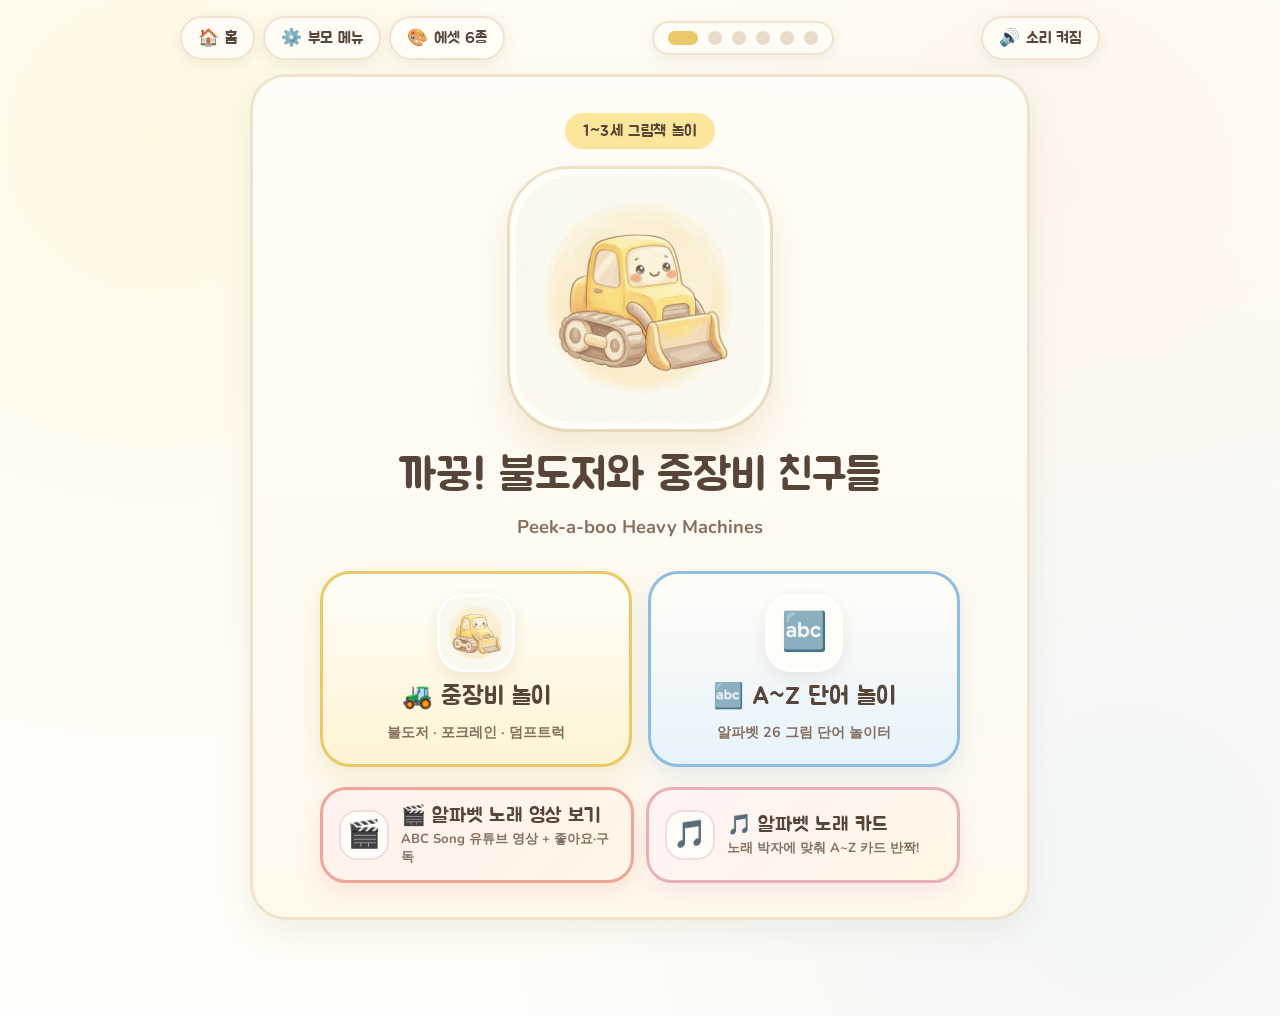
<file: index.html>
<!DOCTYPE html>
<html lang="ko">
<head>
  <meta charset="UTF-8" />
  <meta name="viewport" content="width=device-width, initial-scale=1.0, maximum-scale=1.0, user-scalable=no" />
  <title>까꿍! 불도저와 중장비 친구들</title>
  <link rel="icon" type="image/png" href="assets/ic_bulldozer_logo.png" />
  <link rel="preconnect" href="https://fonts.googleapis.com" />
  <link rel="preconnect" href="https://fonts.gstatic.com" crossorigin />
  <link href="https://fonts.googleapis.com/css2?family=Gaegu:wght@700&family=Jua&family=Nunito:wght@700;800&display=swap" rel="stylesheet" />
  <link rel="stylesheet" href="styles.css" />
</head>
<body>
  <div class="app-shell" id="appShell">
    <!-- Top minimal bar (calm, unobtrusive for toddlers) -->
    <header class="top-bar">
      <div class="top-bar-group">
        <button class="pill-btn pill-btn--soft" id="homeBtn" type="button" aria-label="홈으로 가기" hidden>
          <span class="pill-icon" aria-hidden="true">🏠</span>
          <span class="pill-label">홈</span>
        </button>
        <button class="pill-btn pill-btn--soft" id="parentMenuBtn" type="button" aria-label="부모 설정 열기">
          <span class="pill-icon" aria-hidden="true">⚙️</span>
          <span class="pill-label">부모 메뉴</span>
        </button>
        <button class="pill-btn pill-btn--soft" id="assetGalleryBtn" type="button" aria-label="일러스트 에셋 보기">
          <span class="pill-icon" aria-hidden="true">🎨</span>
          <span class="pill-label">에셋 6종</span>
        </button>
      </div>

      <div class="progress-dots" id="progressDots" role="tablist" aria-label="동화책 페이지"></div>

      <button class="pill-btn pill-btn--soft" id="soundToggleBtn" type="button" aria-label="소리 켜기/끄기" aria-pressed="true">
        <span class="pill-icon" id="soundIcon" aria-hidden="true">🔊</span>
        <span class="pill-label" id="soundLabel">소리 켜짐</span>
      </button>
    </header>

    <!-- Main Picture Book Stage -->
    <main class="book-stage" id="bookStage" aria-live="polite"></main>

    <!-- Bottom Giant Toddler-Friendly Navigation -->
    <footer class="bottom-nav" id="bottomNav">
      <button class="nav-btn nav-btn--prev" id="prevBtn" type="button" aria-label="이전 화면">
        <span aria-hidden="true">←</span>
        <span class="nav-btn-text">이전</span>
      </button>

      <button class="nav-btn nav-btn--peek" id="peekToggleBtn" type="button" hidden>
        <span aria-hidden="true">🚪</span>
        <span>까꿍! 다시 숨기</span>
      </button>

      <button class="nav-btn nav-btn--next" id="nextBtn" type="button" aria-label="다음 화면">
        <span class="nav-btn-text" id="nextBtnText">다음</span>
        <span aria-hidden="true">→</span>
      </button>
    </footer>

    <!-- Floating gentle particle layer -->
    <div class="sparkle-layer" id="sparkleLayer" aria-hidden="true"></div>
  </div>

  <!-- Parent Settings Modal (Slow/Normal Voice Speed + Gemini Audio Engine Status) -->
  <div class="modal-backdrop" id="parentModal" hidden>
    <div class="modal-card modal-card--compact" role="dialog" aria-modal="true" aria-labelledby="parentModalTitle">
      <div class="modal-header">
        <div>
          <h2 id="parentModalTitle">부모님 설정 (오디오 &amp; 속도)</h2>
          <p class="modal-subtitle">제미나이(Gemini) 음성 파일 우선 재생 · 미생성 시 원어민 TTS 자동 폴백</p>
        </div>
        <button class="modal-close-btn" id="closeParentModalBtn" type="button" aria-label="닫기">✕</button>
      </div>

      <div class="parent-section">
        <div class="parent-section-label">영어 음성 속도 (playbackRate)</div>
        <div class="speed-toggle-group" role="radiogroup" aria-label="음성 재생 속도">
          <button class="speed-btn" id="speedSlowBtn" type="button" data-speed="slow" role="radio" aria-checked="false">
            <span class="speed-emoji" aria-hidden="true">🐢</span>
            <span>천천히 (Slow · 0.85×)</span>
          </button>
          <button class="speed-btn" id="speedNormalBtn" type="button" data-speed="normal" role="radio" aria-checked="true">
            <span class="speed-emoji" aria-hidden="true">🐇</span>
            <span>보통 (Normal · 1.0×)</span>
          </button>
        </div>
      </div>

      <div class="parent-section">
        <div class="parent-section-label">하이브리드 오디오 엔진 상태</div>
        <div class="audio-status-box" id="audioStatusBox">
          확인 중...
        </div>
      </div>
    </div>
  </div>

  <!-- Asset Gallery Modal -->
  <div class="modal-backdrop" id="assetModal" hidden>
    <div class="modal-card" role="dialog" aria-modal="true" aria-labelledby="assetModalTitle">
      <div class="modal-header">
        <div>
          <h2 id="assetModalTitle">동화책 전용 일러스트 에셋 (6종)</h2>
          <p class="modal-subtitle">따뜻한 미색(#FFFDF7) 파스텔 수채화 · 글자 0% · 고정 파일명</p>
        </div>
        <button class="modal-close-btn" id="closeAssetModalBtn" type="button" aria-label="닫기">✕</button>
      </div>
      <div class="asset-grid" id="assetGrid"></div>
    </div>
  </div>

  <script src="az_data.js"></script>
  <script src="app.js"></script>
</body>
</html>
</file>
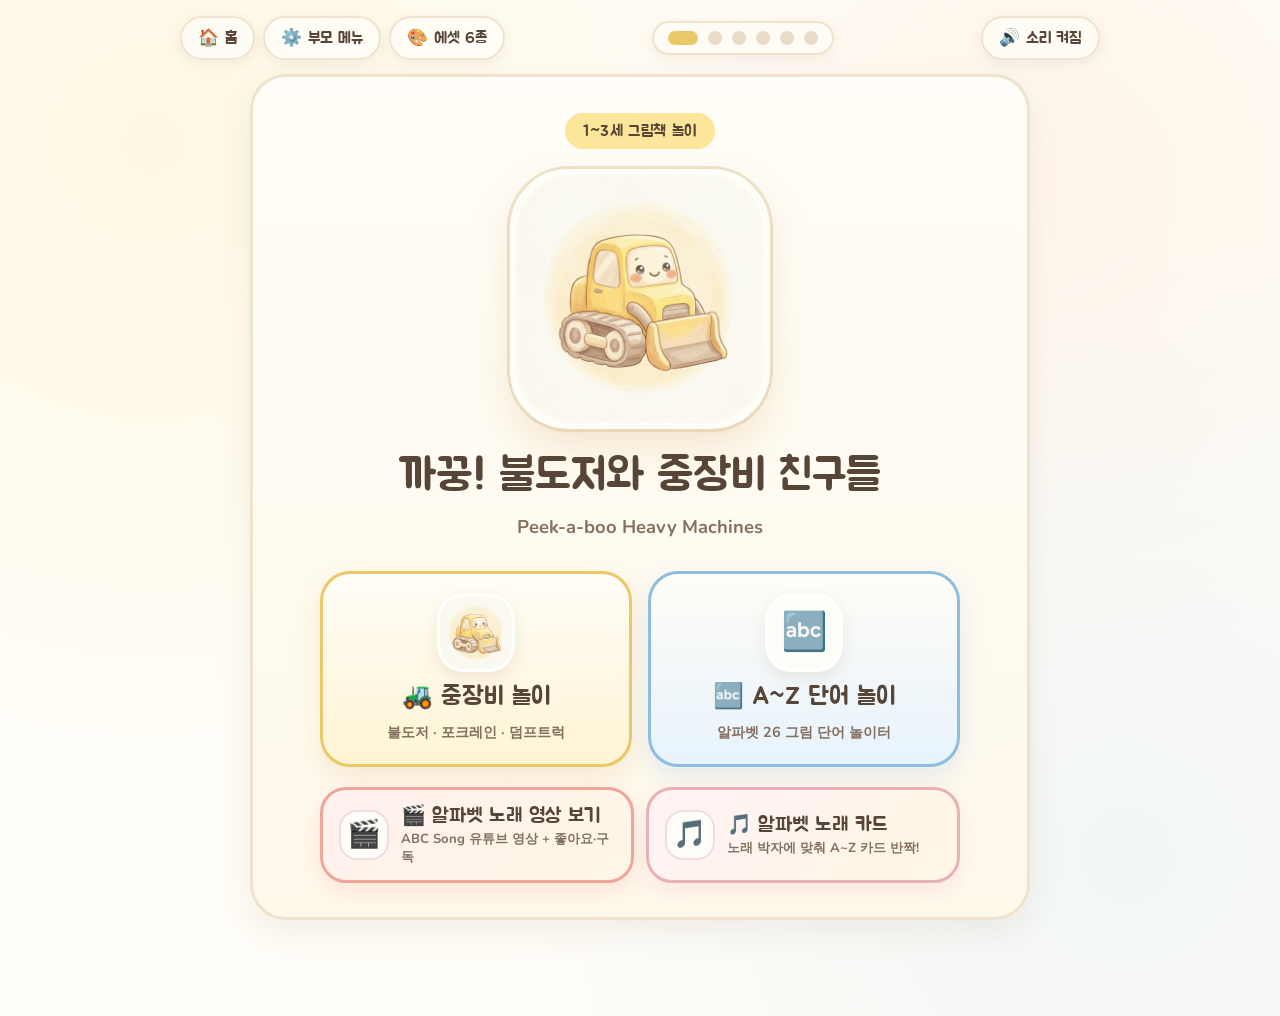
<file: deploy/index.html>
<!DOCTYPE html>
<html lang="ko">
<head>
  <meta charset="UTF-8" />
  <meta name="viewport" content="width=device-width, initial-scale=1.0, maximum-scale=1.0, user-scalable=no" />
  <title>까꿍! 불도저와 중장비 친구들</title>
  <meta name="description" content="1~3세 영아를 위한 따뜻한 수채화 동화책 앱 — 까꿍! 불도저와 중장비 친구들" />
  <meta property="og:title" content="까꿍! 불도저와 중장비 친구들" />
  <meta property="og:description" content="1~3세 비주얼 러너 중장비 그림책 앱" />
  <meta property="og:image" content="images/img_bulldozer_hero.jpg" />
  <meta name="theme-color" content="#FFFDF7" />
  <link rel="icon" type="image/png" href="images/favicon.png" />
  <link rel="apple-touch-icon" href="images/apple-touch-icon.png" />
  <link rel="preconnect" href="https://fonts.googleapis.com" />
  <link rel="preconnect" href="https://fonts.gstatic.com" crossorigin />
  <link href="https://fonts.googleapis.com/css2?family=Gaegu:wght@700&family=Jua&family=Nunito:wght@700;800&display=swap" rel="stylesheet" />
  <link rel="stylesheet" href="styles.css" />
</head>
<body>
  <div class="app-shell" id="appShell">
    <header class="top-bar">
      <div class="top-bar-group">
        <button class="pill-btn pill-btn--soft" id="homeBtn" type="button" aria-label="홈으로 가기" hidden>
          <span class="pill-icon" aria-hidden="true">🏠</span>
          <span class="pill-label">홈</span>
        </button>
        <button class="pill-btn pill-btn--soft" id="parentMenuBtn" type="button" aria-label="부모 설정 열기">
          <span class="pill-icon" aria-hidden="true">⚙️</span>
          <span class="pill-label">부모 메뉴</span>
        </button>
        <button class="pill-btn pill-btn--soft" id="assetGalleryBtn" type="button" aria-label="일러스트 에셋 보기">
          <span class="pill-icon" aria-hidden="true">🎨</span>
          <span class="pill-label">에셋 6종</span>
        </button>
      </div>

      <div class="progress-dots" id="progressDots" role="tablist" aria-label="동화책 페이지"></div>

      <button class="pill-btn pill-btn--soft" id="soundToggleBtn" type="button" aria-label="소리 켜기/끄기" aria-pressed="true">
        <span class="pill-icon" id="soundIcon" aria-hidden="true">🔊</span>
        <span class="pill-label" id="soundLabel">소리 켜짐</span>
      </button>
    </header>

    <main class="book-stage" id="bookStage" aria-live="polite"></main>

    <footer class="bottom-nav" id="bottomNav">
      <button class="nav-btn nav-btn--prev" id="prevBtn" type="button" aria-label="이전 화면">
        <span aria-hidden="true">←</span>
        <span class="nav-btn-text">이전</span>
      </button>

      <button class="nav-btn nav-btn--peek" id="peekToggleBtn" type="button" hidden>
        <span aria-hidden="true">🚪</span>
        <span>까꿍! 다시 숨기</span>
      </button>

      <button class="nav-btn nav-btn--next" id="nextBtn" type="button" aria-label="다음 화면">
        <span class="nav-btn-text" id="nextBtnText">다음</span>
        <span aria-hidden="true">→</span>
      </button>
    </footer>

    <div class="sparkle-layer" id="sparkleLayer" aria-hidden="true"></div>
  </div>

  <!-- Parent Settings Modal (Slow/Normal Voice Speed + Gemini Audio Engine Status) -->
  <div class="modal-backdrop" id="parentModal" hidden>
    <div class="modal-card modal-card--compact" role="dialog" aria-modal="true" aria-labelledby="parentModalTitle">
      <div class="modal-header">
        <div>
          <h2 id="parentModalTitle">부모님 설정 (오디오 &amp; 속도)</h2>
          <p class="modal-subtitle">제미나이(Gemini) 음성 파일 우선 재생 · 미생성 시 원어민 TTS 자동 폴백</p>
        </div>
        <button class="modal-close-btn" id="closeParentModalBtn" type="button" aria-label="닫기">✕</button>
      </div>

      <div class="parent-section">
        <div class="parent-section-label">영어 음성 속도 (playbackRate)</div>
        <div class="speed-toggle-group" role="radiogroup" aria-label="음성 재생 속도">
          <button class="speed-btn" id="speedSlowBtn" type="button" data-speed="slow" role="radio" aria-checked="false">
            <span class="speed-emoji" aria-hidden="true">🐢</span>
            <span>천천히 (Slow · 0.85×)</span>
          </button>
          <button class="speed-btn" id="speedNormalBtn" type="button" data-speed="normal" role="radio" aria-checked="true">
            <span class="speed-emoji" aria-hidden="true">🐇</span>
            <span>보통 (Normal · 1.0×)</span>
          </button>
        </div>
      </div>

      <div class="parent-section">
        <div class="parent-section-label">하이브리드 오디오 엔진 상태</div>
        <div class="audio-status-box" id="audioStatusBox">
          확인 중...
        </div>
      </div>
    </div>
  </div>

  <div class="modal-backdrop" id="assetModal" hidden>
    <div class="modal-card" role="dialog" aria-modal="true" aria-labelledby="assetModalTitle">
      <div class="modal-header">
        <div>
          <h2 id="assetModalTitle">동화책 전용 일러스트 에셋 (6종)</h2>
          <p class="modal-subtitle">따뜻한 미색(#FFFDF7) 파스텔 수채화 · 글자 0% · 고정 파일명</p>
        </div>
        <button class="modal-close-btn" id="closeAssetModalBtn" type="button" aria-label="닫기">✕</button>
      </div>
      <div class="asset-grid" id="assetGrid"></div>
    </div>
  </div>

  <script src="az_data.js"></script>
  <script src="app.js"></script>
</body>
</html>
</file>
<file: styles.css>
:root {
  --bg-cream: #FFFDF7;
  --bg-warm-card: #FFF9EC;
  --bg-soft-paper: #FDF6E7;
  --ink-cocoa: #574537;
  --ink-soft: #857060;
  --border-warm: #EFE3CE;

  --pastel-yellow: #FCE69C;
  --pastel-yellow-deep: #EBC968;
  --pastel-orange: #FAD0B0;
  --pastel-orange-deep: #EBA97B;
  --pastel-blue: #C4DFF2;
  --pastel-blue-deep: #8FBDE0;
  --pastel-lavender: #DDD5EE;
  --pastel-peach: #F9D8C9;
  --pastel-sage: #D4E6CE;

  --shadow-soft: 0 12px 32px rgba(138, 110, 76, 0.10);
  --shadow-pill: 0 4px 14px rgba(138, 110, 76, 0.10);
  --radius-book: 36px;
  --radius-pill: 999px;
}

*,
*::before,
*::after {
  box-sizing: border-box;
  -webkit-tap-highlight-color: transparent;
}

html,
body {
  margin: 0;
  padding: 0;
  min-height: 100%;
  background-color: var(--bg-cream);
  color: var(--ink-cocoa);
  font-family: 'Jua', 'Nunito', 'Apple SD Gothic Neo', 'Malgun Gothic', sans-serif;
  user-select: none;
  -webkit-user-select: none;
  overflow-x: hidden;
}

body {
  background-image:
    radial-gradient(circle at 12% 14%, rgba(252, 230, 156, 0.22) 0%, transparent 42%),
    radial-gradient(circle at 88% 84%, rgba(196, 223, 242, 0.22) 0%, transparent 44%),
    radial-gradient(circle at 82% 18%, rgba(250, 208, 176, 0.18) 0%, transparent 36%);
  transition: background-color 0.8s ease;
}

body.theme-sleepy {
  background-color: #FAF3EB;
  background-image:
    radial-gradient(circle at 20% 18%, rgba(249, 216, 201, 0.34) 0%, transparent 48%),
    radial-gradient(circle at 80% 80%, rgba(221, 213, 238, 0.35) 0%, transparent 50%);
}

.app-shell {
  position: relative;
  min-height: 100dvh;
  max-width: 960px;
  margin: 0 auto;
  padding: 16px 20px 24px;
  display: flex;
  flex-direction: column;
  justify-content: space-between;
  gap: 14px;
}

/* Top Bar */
.top-bar {
  display: flex;
  align-items: center;
  justify-content: space-between;
  gap: 10px;
  z-index: 5;
}

.top-bar-group {
  display: inline-flex;
  align-items: center;
  gap: 8px;
}

.pill-btn {
  display: inline-flex;
  align-items: center;
  gap: 6px;
  padding: 10px 16px;
  border-radius: var(--radius-pill);
  border: 2px solid var(--border-warm);
  background: rgba(255, 253, 247, 0.92);
  color: var(--ink-cocoa);
  font-family: inherit;
  font-size: 0.98rem;
  cursor: pointer;
  box-shadow: var(--shadow-pill);
  transition: transform 0.2s cubic-bezier(0.34, 1.56, 0.64, 1), background-color 0.2s ease;
}

.pill-btn:hover {
  background: var(--bg-warm-card);
  transform: translateY(-1px);
}

.pill-btn:active {
  transform: scale(0.95);
}

.pill-icon {
  font-size: 1.05rem;
  line-height: 1;
}

.progress-dots {
  display: flex;
  align-items: center;
  gap: 10px;
  padding: 8px 14px;
  background: rgba(255, 253, 247, 0.85);
  border: 2px solid var(--border-warm);
  border-radius: var(--radius-pill);
  box-shadow: var(--shadow-pill);
}

.dot-btn {
  width: 14px;
  height: 14px;
  padding: 0;
  border: none;
  border-radius: 50%;
  background: #E8DBC8;
  cursor: pointer;
  transition: transform 0.25s cubic-bezier(0.34, 1.56, 0.64, 1), background-color 0.25s ease, width 0.25s ease;
}

.dot-btn.is-active {
  width: 30px;
  border-radius: var(--radius-pill);
  background: var(--pastel-yellow-deep);
}

.dot-btn[data-accent="orange"].is-active {
  background: var(--pastel-orange-deep);
}

.dot-btn[data-accent="blue"].is-active {
  background: var(--pastel-blue-deep);
}

.dot-btn[data-accent="sleepy"].is-active {
  background: #BCAED8;
}

/* Main Storybook Stage */
.book-stage {
  flex: 1;
  display: flex;
  flex-direction: column;
  align-items: center;
  justify-content: center;
  position: relative;
}

.story-card {
  width: 100%;
  max-width: 780px;
  background: var(--bg-cream);
  border: 3px solid var(--border-warm);
  border-radius: var(--radius-book);
  padding: 22px 22px 26px;
  box-shadow: var(--shadow-soft);
  display: flex;
  flex-direction: column;
  align-items: center;
  gap: 18px;
  animation: pageFadeIn 0.45s cubic-bezier(0.22, 1, 0.36, 1);
}

@keyframes pageFadeIn {
  from {
    opacity: 0;
    transform: translateY(14px) scale(0.985);
  }
  to {
    opacity: 1;
    transform: translateY(0) scale(1);
  }
}

/* Cover Layout */
.cover-card {
  padding: 36px 28px 34px;
  text-align: center;
  gap: 20px;
  background: linear-gradient(180deg, #FFFDF7 0%, #FFF9EC 100%);
}

.cover-badge {
  display: inline-flex;
  align-items: center;
  gap: 8px;
  padding: 8px 18px;
  border-radius: var(--radius-pill);
  background: var(--pastel-yellow);
  color: var(--ink-cocoa);
  font-size: 1rem;
  letter-spacing: 0.02em;
}

.cover-icon-btn {
  border: none;
  background: transparent;
  padding: 0;
  cursor: pointer;
  border-radius: 52px;
  transition: transform 0.25s cubic-bezier(0.34, 1.56, 0.64, 1);
}

.cover-icon-btn:active {
  transform: scale(0.94);
}

.cover-icon-frame {
  width: min(260px, 62vw);
  aspect-ratio: 1 / 1;
  border-radius: 22.5%;
  overflow: hidden;
  border: 6px solid #FFFDF7;
  box-shadow: 0 18px 38px rgba(209, 173, 102, 0.25), 0 0 0 3px var(--border-warm);
  background: var(--bg-cream);
  animation: gentleFloat 3.6s ease-in-out infinite;
}

.cover-icon-frame img {
  width: 100%;
  height: 100%;
  object-fit: cover;
  display: block;
}

@keyframes gentleFloat {
  0%, 100% {
    transform: translateY(0px) rotate(0deg);
  }
  50% {
    transform: translateY(-7px) rotate(0.8deg);
  }
}

.cover-title {
  margin: 0;
  font-size: clamp(1.9rem, 5vw, 2.75rem);
  line-height: 1.25;
  color: var(--ink-cocoa);
  font-weight: 400;
}

.cover-subtitle {
  margin: -10px 0 4px;
  font-family: 'Nunito', sans-serif;
  font-size: clamp(0.95rem, 2.5vw, 1.15rem);
  font-weight: 700;
  color: var(--ink-soft);
}

.big-start-btn {
  margin-top: 6px;
  display: inline-flex;
  align-items: center;
  justify-content: center;
  gap: 12px;
  min-width: 240px;
  padding: 18px 36px;
  border-radius: var(--radius-pill);
  border: 3px solid var(--pastel-yellow-deep);
  background: var(--pastel-yellow);
  color: var(--ink-cocoa);
  font-family: inherit;
  font-size: 1.45rem;
  cursor: pointer;
  box-shadow: 0 10px 24px rgba(235, 201, 104, 0.35);
  transition: transform 0.2s cubic-bezier(0.34, 1.56, 0.64, 1), box-shadow 0.2s ease;
}

.big-start-btn:hover {
  transform: translateY(-2px) scale(1.02);
}

.big-start-btn:active {
  transform: scale(0.95);
}

/* Illustration Frame (Hero & Peek-a-boo scenes) */
.picture-frame {
  position: relative;
  width: 100%;
  aspect-ratio: 4 / 3;
  max-height: 58dvh;
  border-radius: 28px;
  overflow: hidden;
  background: var(--bg-cream);
  border: 2px solid #F3E9D8;
  cursor: pointer;
  touch-action: manipulation;
  box-shadow: inset 0 0 0 1px rgba(255, 255, 255, 0.8);
  transition: transform 0.08s ease-out;
}

.picture-frame:active {
  transform: scale(0.95);
}

.picture-img {
  width: 100%;
  height: 100%;
  object-fit: contain;
  background: var(--bg-cream);
  display: block;
  transition: transform 0.25s cubic-bezier(0.34, 1.56, 0.64, 1);
  will-change: transform, filter;
  pointer-events: none;
}

.picture-img.cover-fit {
  object-fit: cover;
}

/* Instant Touch Ripple */
.tap-ripple {
  position: absolute;
  width: 84px;
  height: 84px;
  border-radius: 50%;
  background: radial-gradient(circle, rgba(252, 230, 156, 0.65) 0%, rgba(252, 230, 156, 0) 70%);
  border: 3px solid rgba(255, 244, 200, 0.85);
  transform: translate(-50%, -50%) scale(0.2);
  pointer-events: none;
  z-index: 6;
  animation: tapRippleBurst 0.45s cubic-bezier(0.22, 1, 0.36, 1) forwards;
}

@keyframes tapRippleBurst {
  0% { opacity: 0.95; transform: translate(-50%, -50%) scale(0.25); }
  100% { opacity: 0; transform: translate(-50%, -50%) scale(2.15); }
}

/* Headlight Glow Flash Overlay */
.fx-headlights {
  position: absolute;
  inset: 0;
  pointer-events: none;
  z-index: 4;
  opacity: 0;
  background:
    radial-gradient(circle at 46% 56%, rgba(255, 250, 205, 0.88) 0%, rgba(255, 235, 145, 0.45) 18%, transparent 44%),
    radial-gradient(circle at 68% 58%, rgba(255, 250, 205, 0.82) 0%, rgba(255, 235, 145, 0.38) 16%, transparent 42%);
}

.fx-headlights.is-flashing {
  animation: headlightBlink 0.62s ease-out forwards;
}

@keyframes headlightBlink {
  0% { opacity: 0; transform: scale(0.85); }
  14% { opacity: 1; transform: scale(1.04); }
  32% { opacity: 0.2; transform: scale(0.96); }
  52% { opacity: 1; transform: scale(1.08); }
  100% { opacity: 0; transform: scale(1.16); }
}

/* Dust / Smoke / Sand FX Layer inside picture frame */
.fx-layer {
  position: absolute;
  inset: 0;
  pointer-events: none;
  z-index: 5;
  overflow: hidden;
}

.fx-puff {
  position: absolute;
  border-radius: 50%;
  background: radial-gradient(circle at 35% 35%, rgba(255, 253, 247, 0.96), rgba(226, 206, 180, 0.82));
  box-shadow: 0 4px 12px rgba(173, 145, 108, 0.16);
  pointer-events: none;
  animation: puffDrift 0.78s cubic-bezier(0.2, 0.85, 0.35, 1) forwards;
}

.fx-puff--sand {
  background: radial-gradient(circle at 35% 35%, rgba(252, 236, 198, 0.96), rgba(235, 193, 134, 0.85));
}

.fx-puff--pebble {
  background: radial-gradient(circle at 35% 35%, rgba(234, 219, 204, 0.98), rgba(189, 165, 142, 0.9));
}

@keyframes puffDrift {
  0% {
    opacity: 0.95;
    transform: translate(-50%, -50%) scale(0.35);
  }
  45% {
    opacity: 0.9;
    transform: translate(calc(-50% + var(--dx, 30px)), calc(-50% + var(--dy, -26px))) scale(1.1);
  }
  100% {
    opacity: 0;
    transform: translate(calc(-50% + var(--dx2, 62px)), calc(-50% + var(--dy2, -56px))) scale(1.55);
  }
}

/* Playful Toddler Direct-Tap Animations (6 distinct physical reactions) */
.picture-frame.anim-rumble .picture-img {
  animation: bodyRumble 0.62s ease-in-out;
}

.picture-frame.anim-flash .picture-img {
  animation: lightPerk 0.56s cubic-bezier(0.34, 1.56, 0.64, 1);
}

.picture-frame.anim-push .picture-img {
  animation: strongPush 0.72s cubic-bezier(0.22, 1, 0.36, 1);
}

.picture-frame.anim-push-right .picture-img {
  animation: strongPushRight 0.72s cubic-bezier(0.22, 1, 0.36, 1);
}

.picture-frame.anim-bounce .picture-img,
.picture-frame.is-bouncing .picture-img {
  animation: groovyBounce 0.72s cubic-bezier(0.34, 1.56, 0.64, 1);
}

.picture-frame.anim-scoop .picture-img {
  animation: excavatorScoop 0.74s cubic-bezier(0.34, 1.56, 0.64, 1);
}

.picture-frame.anim-swivel .picture-img {
  animation: cabSwivel 0.68s ease-in-out;
}

.picture-frame.anim-dump .picture-img {
  animation: truckDump 0.76s cubic-bezier(0.34, 1.56, 0.64, 1);
}

.picture-frame.is-knocking .picture-img {
  animation: doorKnock 0.48s ease-in-out;
}

@keyframes bodyRumble {
  0%   { transform: translate(0, 0) scale(1, 1); }
  12%  { transform: translate(-6px, 2px) scale(1.03, 0.97) rotate(-1.2deg); }
  24%  { transform: translate(6px, -2px) scale(0.98, 1.03) rotate(1.2deg); }
  36%  { transform: translate(-7px, 2px) scale(1.04, 0.96) rotate(-1.4deg); }
  48%  { transform: translate(7px, -2px) scale(0.98, 1.03) rotate(1.4deg); }
  62%  { transform: translate(-5px, 1px) scale(1.02, 0.98) rotate(-0.9deg); }
  76%  { transform: translate(4px, -1px) scale(1.01, 0.99) rotate(0.7deg); }
  100% { transform: translate(0, 0) scale(1, 1) rotate(0deg); }
}

@keyframes lightPerk {
  0%   { transform: scale(1) translateY(0); filter: brightness(1); }
  20%  { transform: scale(1.05) translateY(-6px); filter: brightness(1.12); }
  45%  { transform: scale(0.99) translateY(0); filter: brightness(1.02); }
  68%  { transform: scale(1.06) translateY(-8px); filter: brightness(1.14); }
  100% { transform: scale(1) translateY(0); filter: brightness(1); }
}

@keyframes strongPush {
  0%   { transform: translateX(0) scale(1, 1) rotate(0deg); }
  18%  { transform: translateX(18px) scale(0.95, 1.04) rotate(2deg); }
  48%  { transform: translateX(-34px) scale(1.07, 0.94) rotate(-2.5deg); }
  72%  { transform: translateX(-22px) scale(1.04, 0.97) rotate(-1.2deg); }
  100% { transform: translateX(0) scale(1, 1) rotate(0deg); }
}

@keyframes strongPushRight {
  0%   { transform: translateX(0) scale(1, 1) rotate(0deg); }
  18%  { transform: translateX(-16px) scale(0.95, 1.04) rotate(-2deg); }
  48%  { transform: translateX(34px) scale(1.07, 0.94) rotate(2.5deg); }
  72%  { transform: translateX(22px) scale(1.04, 0.97) rotate(1.2deg); }
  100% { transform: translateX(0) scale(1, 1) rotate(0deg); }
}

@keyframes groovyBounce {
  0%   { transform: scale(1, 1) translateY(0) rotate(0deg); }
  18%  { transform: scale(1.09, 0.91) translateY(7px) rotate(-1.5deg); }
  42%  { transform: scale(0.94, 1.08) translateY(-18px) rotate(2deg); }
  62%  { transform: scale(1.06, 0.94) translateY(4px) rotate(-1.8deg); }
  80%  { transform: scale(0.98, 1.04) translateY(-9px) rotate(1.2deg); }
  100% { transform: scale(1, 1) translateY(0) rotate(0deg); }
}

@keyframes excavatorScoop {
  0%   { transform: translate(0, 0) rotate(0deg) scale(1); }
  26%  { transform: translate(16px, 8px) rotate(5.5deg) scale(1.04, 0.95); }
  58%  { transform: translate(-10px, -14px) rotate(-4.5deg) scale(0.97, 1.06); }
  82%  { transform: translate(4px, 2px) rotate(1.2deg) scale(1.02, 0.99); }
  100% { transform: translate(0, 0) rotate(0deg) scale(1); }
}

@keyframes cabSwivel {
  0%   { transform: scaleX(1) rotate(0deg); }
  22%  { transform: scaleX(0.91) rotate(-4deg) translateX(-12px); }
  52%  { transform: scaleX(1.06) rotate(4.5deg) translateX(14px); }
  78%  { transform: scaleX(0.96) rotate(-2deg) translateX(-6px); }
  100% { transform: scaleX(1) rotate(0deg); }
}

@keyframes truckDump {
  0%   { transform: translateY(0) rotate(0deg) scale(1); }
  24%  { transform: translateY(-8px) rotate(-6.5deg) scale(1.04, 0.97); }
  48%  { transform: translateY(-12px) rotate(-8.5deg) scale(1.05, 0.96); }
  72%  { transform: translateY(4px) rotate(2.5deg) scale(1.03, 0.96); }
  100% { transform: translateY(0) rotate(0deg) scale(1); }
}

@keyframes doorKnock {
  0%, 100% { transform: scale(1) rotate(0deg); }
  20% { transform: scale(1.03) rotate(-1.5deg); }
  45% { transform: scale(0.98) rotate(1.5deg); }
  70% { transform: scale(1.02) rotate(-1deg); }
}

/* Reaction Cycle Dots (subtle 4-step feedback) */
.reaction-dots {
  display: flex;
  align-items: center;
  justify-content: center;
  gap: 8px;
  margin-top: 2px;
}

.reaction-dot {
  width: 10px;
  height: 10px;
  border-radius: 50%;
  background: #E8DBC8;
  transition: transform 0.2s cubic-bezier(0.34, 1.56, 0.64, 1), background-color 0.2s ease;
}

.reaction-dot.is-current {
  transform: scale(1.45);
  background: var(--pastel-yellow-deep);
}

.reaction-dots[data-accent="orange"] .reaction-dot.is-current {
  background: var(--pastel-orange-deep);
}

.reaction-dots[data-accent="blue"] .reaction-dot.is-current {
  background: var(--pastel-blue-deep);
}

/* 2-Choice Play Bar (Toddler Mini Choice Buttons) */
.choice-row {
  display: grid;
  grid-template-columns: repeat(2, minmax(0, 1fr));
  gap: 12px;
  width: 100%;
  margin-top: 6px;
}

.choice-btn {
  display: inline-flex;
  align-items: center;
  justify-content: center;
  gap: 8px;
  min-height: 54px;
  padding: 10px 16px;
  border-radius: 22px;
  border: 2.5px solid var(--border-warm);
  background: var(--bg-warm-card);
  color: var(--ink-cocoa);
  font-family: inherit;
  font-size: clamp(1rem, 2.8vw, 1.18rem);
  cursor: pointer;
  touch-action: manipulation;
  box-shadow: 0 5px 14px rgba(138, 110, 76, 0.09);
  transition: transform 0.09s cubic-bezier(0.34, 1.56, 0.64, 1), background-color 0.2s ease, border-color 0.2s ease;
}

.choice-btn:hover {
  background: #FFF4DC;
  transform: translateY(-1px);
}

.choice-btn:active {
  transform: scale(0.95);
}

.choice-btn--alt {
  background: #FDF5F0;
}

.choice-btn--alt:hover {
  background: #FCEAE1;
}

.choice-emoji {
  font-size: 1.35rem;
  line-height: 1;
}

/* Jelly Boing animation */
.picture-frame.anim-jelly .picture-img {
  animation: jellyBoing 0.72s cubic-bezier(0.34, 1.56, 0.64, 1);
}

@keyframes jellyBoing {
  0%   { transform: scale(1, 1); }
  18%  { transform: scale(1.13, 0.86) rotate(-2deg); }
  38%  { transform: scale(0.89, 1.12) rotate(2.5deg); }
  58%  { transform: scale(1.07, 0.93) rotate(-1.5deg); }
  78%  { transform: scale(0.96, 1.04) rotate(0.8deg); }
  100% { transform: scale(1, 1) rotate(0deg); }
}

/* Parent Modal Styles */
.modal-card--compact {
  max-width: 560px;
}

.parent-section {
  margin-top: 18px;
}

.parent-section-label {
  font-size: 1.05rem;
  color: var(--ink-cocoa);
  margin-bottom: 10px;
}

.speed-toggle-group {
  display: grid;
  grid-template-columns: repeat(2, minmax(0, 1fr));
  gap: 10px;
}

.speed-btn {
  display: flex;
  flex-direction: column;
  align-items: center;
  justify-content: center;
  gap: 6px;
  padding: 14px 12px;
  border-radius: 20px;
  border: 2.5px solid var(--border-warm);
  background: #FFFDF7;
  color: var(--ink-cocoa);
  font-family: inherit;
  font-size: 1rem;
  cursor: pointer;
  transition: transform 0.12s ease, background-color 0.2s ease, border-color 0.2s ease;
}

.speed-btn:active {
  transform: scale(0.95);
}

.speed-btn.is-selected {
  background: var(--pastel-yellow);
  border-color: var(--pastel-yellow-deep);
  box-shadow: 0 6px 16px rgba(235, 201, 104, 0.28);
}

.speed-emoji {
  font-size: 1.5rem;
  line-height: 1;
}

.audio-status-box {
  padding: 14px 16px;
  border-radius: 18px;
  background: var(--bg-warm-card);
  border: 2px solid var(--border-warm);
  font-family: 'Nunito', 'Apple SD Gothic Neo', sans-serif;
  font-size: 0.94rem;
  line-height: 1.5;
  color: var(--ink-soft);
}

.audio-status-badge {
  display: inline-block;
  margin-bottom: 6px;
  padding: 3px 10px;
  border-radius: 999px;
  background: var(--pastel-sage);
  color: var(--ink-cocoa);
  font-weight: 800;
  font-size: 0.85rem;
}

/* Home 2-Mode Selector */
.mode-grid {
  display: grid;
  grid-template-columns: repeat(2, minmax(0, 1fr));
  gap: 16px;
  width: 100%;
  max-width: 640px;
  margin-top: 8px;
}

.mode-card {
  display: flex;
  flex-direction: column;
  align-items: center;
  justify-content: center;
  gap: 10px;
  padding: 20px 16px 22px;
  border-radius: 30px;
  border: 3px solid var(--pastel-yellow-deep);
  background: linear-gradient(180deg, #FFFDF7 0%, #FFF4D4 100%);
  color: var(--ink-cocoa);
  font-family: inherit;
  cursor: pointer;
  touch-action: manipulation;
  box-shadow: 0 10px 26px rgba(214, 179, 98, 0.22);
  transition: transform 0.12s cubic-bezier(0.34, 1.56, 0.64, 1), box-shadow 0.2s ease;
}

.mode-card--az {
  border-color: var(--pastel-blue-deep);
  background: linear-gradient(180deg, #FFFDF7 0%, #E7F3FC 100%);
  box-shadow: 0 10px 26px rgba(143, 189, 224, 0.24);
}

.mode-card:hover {
  transform: translateY(-3px);
}

.mode-card:active {
  transform: scale(0.95);
}

.mode-icon-circle {
  width: 78px;
  height: 78px;
  border-radius: 26px;
  background: #FFFDF7;
  border: 3px solid rgba(255, 255, 255, 0.9);
  box-shadow: 0 6px 16px rgba(138, 110, 76, 0.12);
  display: flex;
  align-items: center;
  justify-content: center;
  overflow: hidden;
  font-size: 2.35rem;
}

.mode-icon-circle img {
  width: 100%;
  height: 100%;
  object-fit: cover;
}

.mode-title {
  font-size: clamp(1.25rem, 3.6vw, 1.55rem);
  line-height: 1.2;
}

.mode-desc {
  font-family: 'Nunito', 'Apple SD Gothic Neo', sans-serif;
  font-size: 0.9rem;
  font-weight: 700;
  color: var(--ink-soft);
}

.mode-song-row {
  display: grid;
  grid-template-columns: repeat(2, minmax(0, 1fr));
  gap: 12px;
  width: 100%;
  max-width: 640px;
}

.mode-song-btn {
  width: 100%;
  display: flex;
  align-items: center;
  justify-content: flex-start;
  gap: 12px;
  padding: 14px 16px;
  border-radius: 26px;
  border: 3px solid #E8B1B8;
  background: linear-gradient(135deg, #FFF3F5 0%, #FFF7E4 100%);
  color: var(--ink-cocoa);
  font-family: inherit;
  cursor: pointer;
  touch-action: manipulation;
  box-shadow: 0 8px 22px rgba(226, 168, 178, 0.22);
  transition: transform 0.12s cubic-bezier(0.34, 1.56, 0.64, 1), box-shadow 0.2s ease;
}

.mode-song-btn--video {
  border-color: #EFA59A;
  background: linear-gradient(135deg, #FFF1EE 0%, #FFF7E6 100%);
  box-shadow: 0 8px 22px rgba(239, 165, 154, 0.26);
}

.mode-song-btn:hover {
  transform: translateY(-2px);
}

.mode-song-btn:active {
  transform: scale(0.95);
}

.mode-song-icon {
  width: 50px;
  height: 50px;
  border-radius: 18px;
  background: #FFFDF7;
  border: 2.5px solid #F3DCE0;
  display: flex;
  align-items: center;
  justify-content: center;
  font-size: 1.7rem;
  flex-shrink: 0;
}

.mode-song-copy {
  text-align: left;
  display: flex;
  flex-direction: column;
  gap: 2px;
  min-width: 0;
}

.mode-song-copy .mode-title {
  font-size: clamp(1.05rem, 3.1vw, 1.25rem);
}

.mode-song-copy .mode-desc {
  font-size: 0.82rem;
}

/* YouTube ABC Song Video Mode */
.az-video-pill {
  display: inline-flex;
  align-items: center;
  gap: 6px;
  padding: 7px 14px;
  border-radius: var(--radius-pill);
  border: 2px solid #EFA59A;
  background: #FFF1EE;
  color: var(--ink-cocoa);
  font-family: inherit;
  font-size: 0.92rem;
  cursor: pointer;
  touch-action: manipulation;
  transition: transform 0.12s ease;
}

.az-video-pill:active {
  transform: scale(0.95);
}

.video-shell {
  width: 100%;
  max-width: 820px;
  background: var(--bg-cream);
  border: 3px solid var(--border-warm);
  border-radius: var(--radius-book);
  padding: 18px 20px 24px;
  box-shadow: var(--shadow-soft);
  display: flex;
  flex-direction: column;
  gap: 16px;
  animation: pageFadeIn 0.4s cubic-bezier(0.22, 1, 0.36, 1);
}

.yt-frame-wrap {
  position: relative;
  width: 100%;
  aspect-ratio: 16 / 9;
  border-radius: 24px;
  overflow: hidden;
  border: 3px solid var(--border-warm);
  background: #2C241E;
  box-shadow: 0 12px 28px rgba(138, 110, 76, 0.16);
}

.yt-frame-wrap iframe {
  position: absolute;
  inset: 0;
  width: 100%;
  height: 100%;
  border: 0;
  display: block;
}

.yt-action-row {
  display: grid;
  grid-template-columns: repeat(2, minmax(0, 1fr));
  gap: 12px;
}

.yt-action-btn {
  display: inline-flex;
  align-items: center;
  justify-content: center;
  gap: 8px;
  min-height: 58px;
  padding: 12px 18px;
  border-radius: var(--radius-pill);
  text-decoration: none;
  font-family: inherit;
  font-size: clamp(1rem, 3.1vw, 1.2rem);
  color: var(--ink-cocoa);
  touch-action: manipulation;
  transition: transform 0.12s cubic-bezier(0.34, 1.56, 0.64, 1), box-shadow 0.2s ease;
}

.yt-action-btn:hover {
  transform: translateY(-2px);
}

.yt-action-btn:active {
  transform: scale(0.95);
}

.yt-action-btn--like {
  background: #FFE8E4;
  border: 3px solid #F0A99E;
  box-shadow: 0 8px 18px rgba(240, 169, 158, 0.28);
}

.yt-action-btn--subscribe {
  background: var(--pastel-yellow);
  border: 3px solid var(--pastel-yellow-deep);
  box-shadow: 0 8px 18px rgba(235, 201, 104, 0.32);
}

.yt-parent-note {
  margin: -4px 0 0;
  text-align: center;
  font-family: 'Nunito', 'Apple SD Gothic Neo', sans-serif;
  font-size: 0.9rem;
  font-weight: 700;
  color: var(--ink-soft);
}

@media (max-width: 600px) {
  .mode-song-row {
    grid-template-columns: 1fr;
  }

  .yt-action-row {
    grid-template-columns: 1fr;
  }
}

.az-header-actions {
  display: inline-flex;
  align-items: center;
  gap: 8px;
  flex-wrap: wrap;
}

.az-song-pill {
  display: inline-flex;
  align-items: center;
  gap: 6px;
  padding: 7px 14px;
  border-radius: var(--radius-pill);
  border: 2px solid #E8B1B8;
  background: #FFF2F4;
  color: var(--ink-cocoa);
  font-family: inherit;
  font-size: 0.92rem;
  cursor: pointer;
  touch-action: manipulation;
  transition: transform 0.12s ease;
}

.az-song-pill:active {
  transform: scale(0.95);
}

/* ABC Song Synced Player */
.song-shell {
  width: 100%;
  max-width: 820px;
  background: var(--bg-cream);
  border: 3px solid var(--border-warm);
  border-radius: var(--radius-book);
  padding: 18px 20px 22px;
  box-shadow: var(--shadow-soft);
  display: flex;
  flex-direction: column;
  gap: 14px;
  animation: pageFadeIn 0.4s cubic-bezier(0.22, 1, 0.36, 1);
}

.song-spotlight {
  position: relative;
  display: flex;
  align-items: center;
  justify-content: center;
  gap: 18px;
  padding: 14px 18px;
  border-radius: 26px;
  border: 2.5px solid var(--border-warm);
  background: var(--spot-bg, linear-gradient(135deg, #FFF7EC 0%, #FFF3F6 100%));
  min-height: 118px;
  overflow: hidden;
  transition: background-color 0.3s ease, border-color 0.3s ease;
}

.song-spotlight.is-playing {
  border-color: var(--spot-accent, #EBC968);
  box-shadow: 0 8px 24px rgba(214, 179, 98, 0.2);
}

.song-spot-visual {
  width: 92px;
  height: 78px;
  flex-shrink: 0;
  display: flex;
  align-items: center;
  justify-content: center;
  font-size: 3rem;
}

.song-spot-visual svg {
  width: 100%;
  height: 100%;
  display: block;
}

.song-spotlight.is-playing .song-spot-visual {
  animation: songCardBounce 0.72s ease-in-out infinite;
}

.song-spot-info {
  display: flex;
  flex-direction: column;
  gap: 3px;
  min-width: 0;
}

.song-spot-letter {
  font-family: 'Nunito', 'Jua', sans-serif;
  font-weight: 800;
  font-size: clamp(1.45rem, 4.5vw, 2rem);
  color: var(--ink-cocoa);
  line-height: 1.15;
}

.song-spot-sub {
  font-family: 'Nunito', 'Jua', sans-serif;
  font-weight: 700;
  font-size: clamp(0.95rem, 2.8vw, 1.12rem);
  color: var(--ink-soft);
}

.song-progress-wrap {
  display: flex;
  align-items: center;
  gap: 10px;
  padding: 0 4px;
}

.song-progress-track {
  flex: 1;
  height: 10px;
  border-radius: 999px;
  background: #F1E6D6;
  overflow: hidden;
}

.song-progress-fill {
  height: 100%;
  width: 0%;
  border-radius: 999px;
  background: linear-gradient(90deg, #F6B2A6 0%, #FCE08B 50%, #9CC7E6 100%);
  transition: width 0.12s linear;
}

.song-time-label {
  font-family: 'Nunito', sans-serif;
  font-weight: 800;
  font-size: 0.88rem;
  color: var(--ink-soft);
  min-width: 78px;
  text-align: right;
}

.song-az-grid {
  display: grid;
  grid-template-columns: repeat(auto-fill, minmax(96px, 1fr));
  gap: 10px;
  max-height: 40dvh;
  overflow-y: auto;
  padding: 8px 6px;
  border-radius: 22px;
  background: rgba(255, 249, 236, 0.55);
  border: 2px solid #F3E9D8;
  scroll-behavior: smooth;
}

.song-card-item {
  position: relative;
  display: flex;
  flex-direction: column;
  align-items: center;
  gap: 3px;
  padding: 9px 6px 8px;
  border-radius: 20px;
  border: 2.5px solid var(--border-warm);
  background: var(--az-bg, #FFFDF7);
  color: var(--ink-cocoa);
  font-family: 'Nunito', sans-serif;
  cursor: pointer;
  touch-action: manipulation;
  transition: transform 0.18s cubic-bezier(0.34, 1.56, 0.64, 1), border-color 0.2s ease, box-shadow 0.2s ease;
}

.song-card-item:active {
  transform: scale(0.92);
}

.song-card-item.is-singing {
  border-color: var(--az-accent, #EBC968);
  box-shadow: 0 0 0 4px rgba(252, 224, 139, 0.55), 0 10px 22px rgba(138, 110, 76, 0.22);
  transform: scale(1.1);
  z-index: 3;
  animation: songCardBounce 0.62s ease-in-out infinite;
}

.song-card-item.is-tapped {
  animation: jellyBoing 0.55s cubic-bezier(0.34, 1.56, 0.64, 1);
}

@keyframes songCardBounce {
  0%, 100% { transform: scale(1.08) translateY(0); }
  50% { transform: scale(1.14) translateY(-7px); }
}

.song-card-svg {
  width: 56px;
  height: 48px;
  pointer-events: none;
}

.song-card-svg svg {
  width: 100%;
  height: 100%;
  display: block;
}

.song-card-letter {
  font-weight: 800;
  font-size: 1.05rem;
  line-height: 1.05;
  color: var(--az-accent, #574537);
  pointer-events: none;
}

.song-card-word {
  font-weight: 700;
  font-size: 0.78rem;
  color: var(--ink-soft);
  pointer-events: none;
}

.song-controls {
  display: grid;
  grid-template-columns: 1.35fr 1fr;
  gap: 12px;
  margin-top: 2px;
}

.song-ctrl-btn {
  display: inline-flex;
  align-items: center;
  justify-content: center;
  gap: 10px;
  min-height: 62px;
  padding: 14px 20px;
  border-radius: var(--radius-pill);
  border: 3px solid var(--pastel-yellow-deep);
  background: var(--pastel-yellow);
  color: var(--ink-cocoa);
  font-family: inherit;
  font-size: clamp(1.15rem, 3.6vw, 1.38rem);
  cursor: pointer;
  touch-action: manipulation;
  box-shadow: 0 8px 20px rgba(235, 201, 104, 0.3);
  transition: transform 0.1s cubic-bezier(0.34, 1.56, 0.64, 1), background-color 0.2s ease;
}

.song-ctrl-btn:active {
  transform: scale(0.95);
}

.song-ctrl-btn--playing {
  background: var(--pastel-sage);
  border-color: #9FC499;
  box-shadow: 0 8px 20px rgba(159, 196, 153, 0.32);
}

.song-ctrl-btn--restart {
  background: #F6EFFB;
  border-color: #D2C3E4;
  box-shadow: 0 6px 16px rgba(188, 174, 216, 0.25);
}

@media (max-width: 600px) {
  .song-az-grid {
    grid-template-columns: repeat(auto-fill, minmax(82px, 1fr));
    gap: 8px;
    max-height: 36dvh;
  }

  .song-controls {
    grid-template-columns: 1fr 1fr;
  }

  .song-ctrl-btn {
    min-height: 56px;
    padding: 12px 12px;
    font-size: 1.05rem;
  }
}

/* A~Z Alphabet Picture Word Playground */
.az-card-shell {
  width: 100%;
  max-width: 780px;
  background: var(--bg-cream);
  border: 3px solid var(--border-warm);
  border-radius: var(--radius-book);
  padding: 18px 20px 22px;
  box-shadow: var(--shadow-soft);
  display: flex;
  flex-direction: column;
  gap: 14px;
  animation: pageFadeIn 0.4s cubic-bezier(0.22, 1, 0.36, 1);
}

.az-header-row {
  display: flex;
  align-items: center;
  justify-content: space-between;
  gap: 10px;
}

.az-mode-badge {
  display: inline-flex;
  align-items: center;
  gap: 6px;
  padding: 6px 14px;
  border-radius: var(--radius-pill);
  background: #E8F3FC;
  border: 2px solid #CBE1F2;
  color: var(--ink-cocoa);
  font-size: 0.98rem;
}

.az-view-toggle {
  display: inline-flex;
  align-items: center;
  gap: 6px;
  padding: 7px 14px;
  border-radius: var(--radius-pill);
  border: 2px solid var(--border-warm);
  background: var(--bg-warm-card);
  color: var(--ink-cocoa);
  font-family: inherit;
  font-size: 0.92rem;
  cursor: pointer;
  transition: transform 0.12s ease;
}

.az-view-toggle:active {
  transform: scale(0.95);
}

.az-strip {
  display: flex;
  align-items: center;
  gap: 7px;
  overflow-x: auto;
  padding: 4px 2px 8px;
  scrollbar-width: thin;
  -webkit-overflow-scrolling: touch;
}

.az-chip {
  flex: 0 0 auto;
  min-width: 40px;
  height: 40px;
  padding: 0 10px;
  border-radius: 14px;
  border: 2px solid var(--border-warm);
  background: #FFFDF7;
  color: var(--ink-soft);
  font-family: 'Nunito', sans-serif;
  font-weight: 800;
  font-size: 1.05rem;
  cursor: pointer;
  touch-action: manipulation;
  transition: transform 0.12s ease, background-color 0.2s ease, border-color 0.2s ease, color 0.2s ease;
}

.az-chip:active {
  transform: scale(0.92);
}

.az-chip.is-active {
  background: var(--az-accent, var(--pastel-yellow));
  border-color: var(--ink-cocoa);
  color: #FFFDF7;
  transform: scale(1.08);
  box-shadow: 0 4px 12px rgba(110, 88, 71, 0.18);
}

.az-hero-row {
  display: grid;
  grid-template-columns: 56px minmax(0, 1fr) 56px;
  align-items: center;
  gap: 12px;
}

.az-arrow-btn {
  width: 56px;
  height: 76px;
  border-radius: 24px;
  border: 3px solid var(--border-warm);
  background: var(--bg-warm-card);
  color: var(--ink-cocoa);
  font-size: 1.65rem;
  cursor: pointer;
  touch-action: manipulation;
  box-shadow: var(--shadow-pill);
  display: flex;
  align-items: center;
  justify-content: center;
  transition: transform 0.12s cubic-bezier(0.34, 1.56, 0.64, 1), background-color 0.2s ease;
}

.az-arrow-btn:hover {
  background: var(--pastel-yellow);
}

.az-arrow-btn:active {
  transform: scale(0.92);
}

.az-hero-card {
  position: relative;
  width: 100%;
  border-radius: 30px;
  border: 3px solid var(--border-warm);
  background: var(--az-bg, #FFFDF7);
  padding: 20px 18px 22px;
  display: flex;
  flex-direction: column;
  align-items: center;
  gap: 10px;
  cursor: pointer;
  touch-action: manipulation;
  overflow: hidden;
  transition: transform 0.09s cubic-bezier(0.34, 1.56, 0.64, 1);
}

.az-hero-card:active {
  transform: scale(0.95);
}

.az-svg-wrap {
  width: min(260px, 60vw);
  height: min(210px, 46vw);
  display: flex;
  align-items: center;
  justify-content: center;
  pointer-events: none;
  will-change: transform, filter;
}

.az-svg-wrap svg {
  width: 100%;
  height: 100%;
  display: block;
  filter: drop-shadow(0 6px 14px rgba(138, 110, 76, 0.12));
}

.az-hero-card.anim-rumble .az-svg-wrap { animation: bodyRumble 0.62s ease-in-out; }
.az-hero-card.anim-flash .az-svg-wrap { animation: lightPerk 0.56s cubic-bezier(0.34, 1.56, 0.64, 1); }
.az-hero-card.anim-push-right .az-svg-wrap { animation: strongPushRight 0.72s cubic-bezier(0.22, 1, 0.36, 1); }
.az-hero-card.anim-bounce .az-svg-wrap { animation: groovyBounce 0.72s cubic-bezier(0.34, 1.56, 0.64, 1); }
.az-hero-card.anim-swivel .az-svg-wrap { animation: cabSwivel 0.68s ease-in-out; }
.az-hero-card.anim-dump .az-svg-wrap { animation: truckDump 0.76s cubic-bezier(0.34, 1.56, 0.64, 1); }
.az-hero-card.anim-jelly .az-svg-wrap { animation: jellyBoing 0.72s cubic-bezier(0.34, 1.56, 0.64, 1); }

.az-word-block {
  text-align: center;
  display: flex;
  flex-direction: column;
  align-items: center;
  gap: 4px;
  pointer-events: none;
}

.az-letters {
  font-family: 'Nunito', sans-serif;
  font-weight: 800;
  font-size: clamp(2.6rem, 8vw, 3.6rem);
  line-height: 1.05;
  letter-spacing: 0.04em;
  color: var(--ink-cocoa);
}

.az-letter-upper {
  color: var(--az-accent, #D98E73);
  margin-right: 4px;
}

.az-word-row {
  display: inline-flex;
  align-items: baseline;
  gap: 10px;
}

.az-word-en {
  font-family: 'Nunito', sans-serif;
  font-weight: 800;
  font-size: clamp(1.7rem, 5.2vw, 2.35rem);
  color: var(--ink-cocoa);
}

.az-word-ko {
  font-size: clamp(1.05rem, 3vw, 1.25rem);
  color: var(--ink-soft);
  background: rgba(255, 253, 247, 0.85);
  border: 1.5px solid var(--border-warm);
  padding: 2px 12px;
  border-radius: var(--radius-pill);
}

.az-sentence-pill {
  margin-top: 4px;
  display: inline-flex;
  align-items: center;
  gap: 8px;
  padding: 8px 20px;
  border-radius: var(--radius-pill);
  background: rgba(255, 253, 247, 0.94);
  border: 2px solid var(--border-warm);
  font-family: 'Nunito', 'Jua', sans-serif;
  font-weight: 800;
  font-size: clamp(0.98rem, 2.8vw, 1.18rem);
  color: var(--ink-cocoa);
}

/* 3-Second Repeat-After-Me Listening Wave Cue */
.listen-cue {
  display: flex;
  align-items: center;
  justify-content: center;
  gap: 12px;
  min-height: 48px;
  padding: 8px 18px;
  border-radius: var(--radius-pill);
  background: #FFF9EC;
  border: 2px solid var(--border-warm);
  color: var(--ink-soft);
  font-size: 1rem;
  opacity: 0.6;
  transition: opacity 0.25s ease, background-color 0.25s ease, border-color 0.25s ease, transform 0.25s ease;
}

.listen-cue.is-listening {
  opacity: 1;
  background: #EDF7EC;
  border-color: #B4CFAF;
  color: var(--ink-cocoa);
  transform: scale(1.02);
}

.listen-ear {
  font-size: 1.35rem;
  line-height: 1;
}

.listen-cue.is-listening .listen-ear {
  animation: earPulse 0.9s ease-in-out infinite;
}

@keyframes earPulse {
  0%, 100% { transform: scale(1) rotate(0deg); }
  50% { transform: scale(1.22) rotate(-8deg); }
}

.listen-waves {
  display: inline-flex;
  align-items: center;
  gap: 4px;
  height: 22px;
}

.listen-waves span {
  display: block;
  width: 5px;
  height: 8px;
  border-radius: 99px;
  background: #B8CEB4;
}

.listen-cue.is-listening .listen-waves span {
  background: #77AF72;
  animation: soundWaveBounce 0.72s ease-in-out infinite;
}

.listen-cue.is-listening .listen-waves span:nth-child(2) { animation-delay: 0.12s; }
.listen-cue.is-listening .listen-waves span:nth-child(3) { animation-delay: 0.24s; }
.listen-cue.is-listening .listen-waves span:nth-child(4) { animation-delay: 0.36s; }
.listen-cue.is-listening .listen-waves span:nth-child(5) { animation-delay: 0.48s; }

@keyframes soundWaveBounce {
  0%, 100% { height: 7px; }
  50% { height: 22px; }
}

.listen-timer-bar {
  width: 56px;
  height: 7px;
  border-radius: 99px;
  background: #DFEAD9;
  overflow: hidden;
  display: none;
}

.listen-cue.is-listening .listen-timer-bar {
  display: block;
}

.listen-timer-fill {
  height: 100%;
  width: 100%;
  background: #7CB577;
  transform-origin: left center;
}

.listen-cue.is-listening .listen-timer-fill {
  animation: listenCountdown 3s linear forwards;
}

@keyframes listenCountdown {
  from { transform: scaleX(1); }
  to { transform: scaleX(0); }
}

/* Full 26-card A~Z Visual Grid */
.az-grid-view {
  display: grid;
  grid-template-columns: repeat(auto-fill, minmax(112px, 1fr));
  gap: 10px;
  max-height: 54dvh;
  overflow-y: auto;
  padding: 4px 2px;
}

.az-mini-card {
  display: flex;
  flex-direction: column;
  align-items: center;
  gap: 4px;
  padding: 10px 8px;
  border-radius: 20px;
  border: 2px solid var(--border-warm);
  background: var(--az-bg, #FFFDF7);
  color: var(--ink-cocoa);
  font-family: 'Nunito', sans-serif;
  cursor: pointer;
  touch-action: manipulation;
  transition: transform 0.12s ease, border-color 0.2s ease;
}

.az-mini-card:active {
  transform: scale(0.94);
}

.az-mini-card.is-active {
  border-color: var(--ink-cocoa);
  box-shadow: 0 6px 14px rgba(110, 88, 71, 0.16);
}

.az-mini-svg {
  width: 64px;
  height: 54px;
}

.az-mini-svg svg {
  width: 100%;
  height: 100%;
}

.az-mini-letter {
  font-weight: 800;
  font-size: 1.05rem;
  color: var(--az-accent, #574537);
}

.az-mini-word {
  font-weight: 700;
  font-size: 0.82rem;
  color: var(--ink-soft);
}

@media (max-width: 600px) {
  .mode-grid {
    gap: 12px;
  }

  .mode-card {
    padding: 16px 10px 18px;
  }

  .mode-icon-circle {
    width: 64px;
    height: 64px;
    font-size: 2rem;
  }

  .az-hero-row {
    grid-template-columns: 42px minmax(0, 1fr) 42px;
    gap: 8px;
  }

  .az-arrow-btn {
    width: 42px;
    height: 64px;
    border-radius: 18px;
    font-size: 1.35rem;
  }
}

/* Peek-a-boo Curtain Overlay */
.peek-curtain {
  position: absolute;
  inset: 0;
  z-index: 3;
  display: flex;
  align-items: center;
  justify-content: center;
  background: var(--bg-cream);
  transition: transform 0.72s cubic-bezier(0.22, 1, 0.36, 1), opacity 0.65s ease;
}

.peek-curtain img {
  width: 100%;
  height: 100%;
  object-fit: cover;
  display: block;
}

.peek-curtain.is-open {
  transform: translateY(-102%) scale(1.03);
  opacity: 0;
  pointer-events: none;
}

.tap-hint-badge {
  position: absolute;
  bottom: 16px;
  left: 50%;
  transform: translateX(-50%);
  z-index: 4;
  padding: 10px 22px;
  border-radius: var(--radius-pill);
  background: rgba(255, 253, 247, 0.93);
  border: 2px solid var(--border-warm);
  color: var(--ink-cocoa);
  font-size: 1.12rem;
  white-space: nowrap;
  box-shadow: 0 8px 20px rgba(95, 74, 52, 0.14);
  pointer-events: none;
  animation: gentlePulse 2.2s ease-in-out infinite;
}

@keyframes gentlePulse {
  0%, 100% { transform: translateX(-50%) scale(1); }
  50% { transform: translateX(-50%) scale(1.05); }
}

/* Peek-a-boo pop text */
.peekaboo-pop {
  position: absolute;
  top: 16px;
  left: 50%;
  transform: translateX(-50%) scale(0.5);
  z-index: 5;
  padding: 10px 26px;
  border-radius: var(--radius-pill);
  background: var(--pastel-yellow);
  border: 3px solid #FFFDF7;
  color: var(--ink-cocoa);
  font-size: 1.6rem;
  box-shadow: 0 10px 24px rgba(175, 138, 62, 0.25);
  opacity: 0;
  pointer-events: none;
}

.peekaboo-pop.is-showing {
  animation: popCelebrate 1.35s cubic-bezier(0.34, 1.56, 0.64, 1) forwards;
}

@keyframes popCelebrate {
  0% { opacity: 0; transform: translateX(-50%) translateY(14px) scale(0.5); }
  22% { opacity: 1; transform: translateX(-50%) translateY(0) scale(1.1); }
  36% { opacity: 1; transform: translateX(-50%) translateY(0) scale(1); }
  80% { opacity: 1; transform: translateX(-50%) translateY(-4px) scale(1); }
  100% { opacity: 0; transform: translateX(-50%) translateY(-16px) scale(0.92); }
}

/* Story Caption Area */
.caption-box {
  text-align: center;
  display: flex;
  flex-direction: column;
  align-items: center;
  gap: 8px;
}

.scene-title {
  margin: 0;
  font-size: clamp(1.55rem, 4.2vw, 2.25rem);
  font-weight: 400;
  color: var(--ink-cocoa);
  line-height: 1.25;
}

.sound-word-pill {
  display: inline-flex;
  align-items: center;
  gap: 8px;
  padding: 8px 20px;
  border-radius: var(--radius-pill);
  font-size: clamp(1.05rem, 3vw, 1.3rem);
  color: var(--ink-cocoa);
  background: var(--pastel-yellow);
  cursor: pointer;
  border: none;
  font-family: inherit;
  transition: transform 0.2s cubic-bezier(0.34, 1.56, 0.64, 1);
}

.sound-word-pill:active {
  transform: scale(0.94);
}

.sound-word-pill--door { background: var(--pastel-sage); }
.sound-word-pill--yellow { background: var(--pastel-yellow); }
.sound-word-pill--orange { background: var(--pastel-orange); }
.sound-word-pill--blue { background: var(--pastel-blue); }
.sound-word-pill--sleepy { background: var(--pastel-lavender); }

/* Bottom Navigation */
.bottom-nav {
  display: flex;
  align-items: center;
  justify-content: space-between;
  gap: 12px;
  width: 100%;
  max-width: 780px;
  margin: 0 auto;
  z-index: 5;
}

.nav-btn {
  display: inline-flex;
  align-items: center;
  justify-content: center;
  gap: 8px;
  min-height: 58px;
  padding: 12px 26px;
  border-radius: var(--radius-pill);
  border: 3px solid var(--border-warm);
  background: var(--bg-cream);
  color: var(--ink-cocoa);
  font-family: inherit;
  font-size: 1.25rem;
  cursor: pointer;
  box-shadow: var(--shadow-pill);
  transition: transform 0.2s cubic-bezier(0.34, 1.56, 0.64, 1), opacity 0.2s ease, background-color 0.2s ease;
}

.nav-btn:hover:not(:disabled) {
  transform: translateY(-2px);
}

.nav-btn:active:not(:disabled) {
  transform: scale(0.94);
}

.nav-btn:disabled {
  opacity: 0.35;
  cursor: default;
}

.nav-btn--next {
  background: var(--pastel-yellow);
  border-color: var(--pastel-yellow-deep);
  min-width: 150px;
}

.nav-btn--peek {
  background: var(--pastel-sage);
  border-color: #B4CFAF;
  font-size: 1.1rem;
  padding: 12px 20px;
}

/* Floating Sparkles */
.sparkle-layer {
  position: fixed;
  inset: 0;
  pointer-events: none;
  z-index: 20;
  overflow: hidden;
}

.sparkle-item {
  position: absolute;
  font-size: 1.8rem;
  animation: floatUpSparkle 1.1s ease-out forwards;
}

@keyframes floatUpSparkle {
  0% {
    opacity: 0;
    transform: translate(-50%, -50%) scale(0.4) rotate(0deg);
  }
  25% {
    opacity: 1;
    transform: translate(-50%, -75%) scale(1.15) rotate(12deg);
  }
  100% {
    opacity: 0;
    transform: translate(-50%, -170%) scale(0.8) rotate(-14deg);
  }
}

/* Asset Gallery Modal */
.modal-backdrop {
  position: fixed;
  inset: 0;
  z-index: 50;
  background: rgba(87, 69, 55, 0.42);
  backdrop-filter: blur(4px);
  display: flex;
  align-items: center;
  justify-content: center;
  padding: 20px;
}

.modal-backdrop[hidden] {
  display: none;
}

.modal-card {
  width: 100%;
  max-width: 880px;
  max-height: 88dvh;
  overflow-y: auto;
  background: var(--bg-cream);
  border: 3px solid var(--border-warm);
  border-radius: 32px;
  padding: 24px;
  box-shadow: 0 24px 60px rgba(87, 69, 55, 0.22);
}

.modal-header {
  display: flex;
  align-items: flex-start;
  justify-content: space-between;
  gap: 12px;
  margin-bottom: 18px;
}

.modal-header h2 {
  margin: 0;
  font-size: 1.55rem;
  font-weight: 400;
}

.modal-subtitle {
  margin: 4px 0 0;
  color: var(--ink-soft);
  font-size: 0.95rem;
  font-family: 'Nunito', 'Apple SD Gothic Neo', sans-serif;
}

.modal-close-btn {
  width: 42px;
  height: 42px;
  border-radius: 50%;
  border: 2px solid var(--border-warm);
  background: var(--bg-warm-card);
  color: var(--ink-cocoa);
  font-size: 1.15rem;
  cursor: pointer;
  flex-shrink: 0;
}

.asset-grid {
  display: grid;
  grid-template-columns: repeat(auto-fill, minmax(240px, 1fr));
  gap: 16px;
}

.asset-item {
  background: #FFFDF7;
  border: 2px solid var(--border-warm);
  border-radius: 22px;
  padding: 12px;
  display: flex;
  flex-direction: column;
  gap: 10px;
  cursor: pointer;
  transition: transform 0.2s ease, box-shadow 0.2s ease;
}

.asset-item:hover {
  transform: translateY(-2px);
  box-shadow: var(--shadow-pill);
}

.asset-thumb {
  width: 100%;
  aspect-ratio: 4 / 3;
  border-radius: 16px;
  overflow: hidden;
  background: var(--bg-warm-card);
  display: flex;
  align-items: center;
  justify-content: center;
}

.asset-thumb img {
  width: 100%;
  height: 100%;
  object-fit: contain;
}

.asset-filename {
  font-family: ui-monospace, SFMono-Regular, Menlo, monospace;
  font-size: 0.85rem;
  font-weight: 700;
  color: #6B5340;
  background: var(--bg-warm-card);
  padding: 4px 10px;
  border-radius: 10px;
  align-self: flex-start;
}

.asset-desc {
  font-size: 0.95rem;
  color: var(--ink-soft);
  line-height: 1.35;
}

/* Responsive adjustments */
@media (max-width: 600px) {
  .app-shell {
    padding: 12px 12px 18px;
  }

  .story-card {
    padding: 14px 14px 18px;
    border-radius: 28px;
  }

  .pill-label {
    display: none;
  }

  .nav-btn {
    min-height: 52px;
    padding: 10px 18px;
    font-size: 1.1rem;
  }

  .nav-btn--next {
    min-width: 118px;
  }
}
</file>
<file: deploy/styles.css>
:root {
  --bg-cream: #FFFDF7;
  --bg-warm-card: #FFF9EC;
  --bg-soft-paper: #FDF6E7;
  --ink-cocoa: #574537;
  --ink-soft: #857060;
  --border-warm: #EFE3CE;

  --pastel-yellow: #FCE69C;
  --pastel-yellow-deep: #EBC968;
  --pastel-orange: #FAD0B0;
  --pastel-orange-deep: #EBA97B;
  --pastel-blue: #C4DFF2;
  --pastel-blue-deep: #8FBDE0;
  --pastel-lavender: #DDD5EE;
  --pastel-peach: #F9D8C9;
  --pastel-sage: #D4E6CE;

  --shadow-soft: 0 12px 32px rgba(138, 110, 76, 0.10);
  --shadow-pill: 0 4px 14px rgba(138, 110, 76, 0.10);
  --radius-book: 36px;
  --radius-pill: 999px;
}

*,
*::before,
*::after {
  box-sizing: border-box;
  -webkit-tap-highlight-color: transparent;
}

html,
body {
  margin: 0;
  padding: 0;
  min-height: 100%;
  background-color: var(--bg-cream);
  color: var(--ink-cocoa);
  font-family: 'Jua', 'Nunito', 'Apple SD Gothic Neo', 'Malgun Gothic', sans-serif;
  user-select: none;
  -webkit-user-select: none;
  overflow-x: hidden;
}

body {
  background-image:
    radial-gradient(circle at 12% 14%, rgba(252, 230, 156, 0.22) 0%, transparent 42%),
    radial-gradient(circle at 88% 84%, rgba(196, 223, 242, 0.22) 0%, transparent 44%),
    radial-gradient(circle at 82% 18%, rgba(250, 208, 176, 0.18) 0%, transparent 36%);
  transition: background-color 0.8s ease;
}

body.theme-sleepy {
  background-color: #FAF3EB;
  background-image:
    radial-gradient(circle at 20% 18%, rgba(249, 216, 201, 0.34) 0%, transparent 48%),
    radial-gradient(circle at 80% 80%, rgba(221, 213, 238, 0.35) 0%, transparent 50%);
}

.app-shell {
  position: relative;
  min-height: 100dvh;
  max-width: 960px;
  margin: 0 auto;
  padding: 16px 20px 24px;
  display: flex;
  flex-direction: column;
  justify-content: space-between;
  gap: 14px;
}

/* Top Bar */
.top-bar {
  display: flex;
  align-items: center;
  justify-content: space-between;
  gap: 10px;
  z-index: 5;
}

.top-bar-group {
  display: inline-flex;
  align-items: center;
  gap: 8px;
}

.pill-btn {
  display: inline-flex;
  align-items: center;
  gap: 6px;
  padding: 10px 16px;
  border-radius: var(--radius-pill);
  border: 2px solid var(--border-warm);
  background: rgba(255, 253, 247, 0.92);
  color: var(--ink-cocoa);
  font-family: inherit;
  font-size: 0.98rem;
  cursor: pointer;
  box-shadow: var(--shadow-pill);
  transition: transform 0.2s cubic-bezier(0.34, 1.56, 0.64, 1), background-color 0.2s ease;
}

.pill-btn:hover {
  background: var(--bg-warm-card);
  transform: translateY(-1px);
}

.pill-btn:active {
  transform: scale(0.95);
}

.pill-icon {
  font-size: 1.05rem;
  line-height: 1;
}

.progress-dots {
  display: flex;
  align-items: center;
  gap: 10px;
  padding: 8px 14px;
  background: rgba(255, 253, 247, 0.85);
  border: 2px solid var(--border-warm);
  border-radius: var(--radius-pill);
  box-shadow: var(--shadow-pill);
}

.dot-btn {
  width: 14px;
  height: 14px;
  padding: 0;
  border: none;
  border-radius: 50%;
  background: #E8DBC8;
  cursor: pointer;
  transition: transform 0.25s cubic-bezier(0.34, 1.56, 0.64, 1), background-color 0.25s ease, width 0.25s ease;
}

.dot-btn.is-active {
  width: 30px;
  border-radius: var(--radius-pill);
  background: var(--pastel-yellow-deep);
}

.dot-btn[data-accent="orange"].is-active {
  background: var(--pastel-orange-deep);
}

.dot-btn[data-accent="blue"].is-active {
  background: var(--pastel-blue-deep);
}

.dot-btn[data-accent="sleepy"].is-active {
  background: #BCAED8;
}

/* Main Storybook Stage */
.book-stage {
  flex: 1;
  display: flex;
  flex-direction: column;
  align-items: center;
  justify-content: center;
  position: relative;
}

.story-card {
  width: 100%;
  max-width: 780px;
  background: var(--bg-cream);
  border: 3px solid var(--border-warm);
  border-radius: var(--radius-book);
  padding: 22px 22px 26px;
  box-shadow: var(--shadow-soft);
  display: flex;
  flex-direction: column;
  align-items: center;
  gap: 18px;
  animation: pageFadeIn 0.45s cubic-bezier(0.22, 1, 0.36, 1);
}

@keyframes pageFadeIn {
  from {
    opacity: 0;
    transform: translateY(14px) scale(0.985);
  }
  to {
    opacity: 1;
    transform: translateY(0) scale(1);
  }
}

/* Cover Layout */
.cover-card {
  padding: 36px 28px 34px;
  text-align: center;
  gap: 20px;
  background: linear-gradient(180deg, #FFFDF7 0%, #FFF9EC 100%);
}

.cover-badge {
  display: inline-flex;
  align-items: center;
  gap: 8px;
  padding: 8px 18px;
  border-radius: var(--radius-pill);
  background: var(--pastel-yellow);
  color: var(--ink-cocoa);
  font-size: 1rem;
  letter-spacing: 0.02em;
}

.cover-icon-btn {
  border: none;
  background: transparent;
  padding: 0;
  cursor: pointer;
  border-radius: 52px;
  transition: transform 0.25s cubic-bezier(0.34, 1.56, 0.64, 1);
}

.cover-icon-btn:active {
  transform: scale(0.94);
}

.cover-icon-frame {
  width: min(260px, 62vw);
  aspect-ratio: 1 / 1;
  border-radius: 22.5%;
  overflow: hidden;
  border: 6px solid #FFFDF7;
  box-shadow: 0 18px 38px rgba(209, 173, 102, 0.25), 0 0 0 3px var(--border-warm);
  background: var(--bg-cream);
  animation: gentleFloat 3.6s ease-in-out infinite;
}

.cover-icon-frame img {
  width: 100%;
  height: 100%;
  object-fit: cover;
  display: block;
}

@keyframes gentleFloat {
  0%, 100% {
    transform: translateY(0px) rotate(0deg);
  }
  50% {
    transform: translateY(-7px) rotate(0.8deg);
  }
}

.cover-title {
  margin: 0;
  font-size: clamp(1.9rem, 5vw, 2.75rem);
  line-height: 1.25;
  color: var(--ink-cocoa);
  font-weight: 400;
}

.cover-subtitle {
  margin: -10px 0 4px;
  font-family: 'Nunito', sans-serif;
  font-size: clamp(0.95rem, 2.5vw, 1.15rem);
  font-weight: 700;
  color: var(--ink-soft);
}

.big-start-btn {
  margin-top: 6px;
  display: inline-flex;
  align-items: center;
  justify-content: center;
  gap: 12px;
  min-width: 240px;
  padding: 18px 36px;
  border-radius: var(--radius-pill);
  border: 3px solid var(--pastel-yellow-deep);
  background: var(--pastel-yellow);
  color: var(--ink-cocoa);
  font-family: inherit;
  font-size: 1.45rem;
  cursor: pointer;
  box-shadow: 0 10px 24px rgba(235, 201, 104, 0.35);
  transition: transform 0.2s cubic-bezier(0.34, 1.56, 0.64, 1), box-shadow 0.2s ease;
}

.big-start-btn:hover {
  transform: translateY(-2px) scale(1.02);
}

.big-start-btn:active {
  transform: scale(0.95);
}

/* Illustration Frame (Hero & Peek-a-boo scenes) */
.picture-frame {
  position: relative;
  width: 100%;
  aspect-ratio: 4 / 3;
  max-height: 58dvh;
  border-radius: 28px;
  overflow: hidden;
  background: var(--bg-cream);
  border: 2px solid #F3E9D8;
  cursor: pointer;
  touch-action: manipulation;
  box-shadow: inset 0 0 0 1px rgba(255, 255, 255, 0.8);
  transition: transform 0.08s ease-out;
}

.picture-frame:active {
  transform: scale(0.95);
}

.picture-img {
  width: 100%;
  height: 100%;
  object-fit: contain;
  background: var(--bg-cream);
  display: block;
  transition: transform 0.25s cubic-bezier(0.34, 1.56, 0.64, 1);
  will-change: transform, filter;
  pointer-events: none;
}

.picture-img.cover-fit {
  object-fit: cover;
}

/* Instant Touch Ripple */
.tap-ripple {
  position: absolute;
  width: 84px;
  height: 84px;
  border-radius: 50%;
  background: radial-gradient(circle, rgba(252, 230, 156, 0.65) 0%, rgba(252, 230, 156, 0) 70%);
  border: 3px solid rgba(255, 244, 200, 0.85);
  transform: translate(-50%, -50%) scale(0.2);
  pointer-events: none;
  z-index: 6;
  animation: tapRippleBurst 0.45s cubic-bezier(0.22, 1, 0.36, 1) forwards;
}

@keyframes tapRippleBurst {
  0% { opacity: 0.95; transform: translate(-50%, -50%) scale(0.25); }
  100% { opacity: 0; transform: translate(-50%, -50%) scale(2.15); }
}

/* Headlight Glow Flash Overlay */
.fx-headlights {
  position: absolute;
  inset: 0;
  pointer-events: none;
  z-index: 4;
  opacity: 0;
  background:
    radial-gradient(circle at 46% 56%, rgba(255, 250, 205, 0.88) 0%, rgba(255, 235, 145, 0.45) 18%, transparent 44%),
    radial-gradient(circle at 68% 58%, rgba(255, 250, 205, 0.82) 0%, rgba(255, 235, 145, 0.38) 16%, transparent 42%);
}

.fx-headlights.is-flashing {
  animation: headlightBlink 0.62s ease-out forwards;
}

@keyframes headlightBlink {
  0% { opacity: 0; transform: scale(0.85); }
  14% { opacity: 1; transform: scale(1.04); }
  32% { opacity: 0.2; transform: scale(0.96); }
  52% { opacity: 1; transform: scale(1.08); }
  100% { opacity: 0; transform: scale(1.16); }
}

/* Dust / Smoke / Sand FX Layer inside picture frame */
.fx-layer {
  position: absolute;
  inset: 0;
  pointer-events: none;
  z-index: 5;
  overflow: hidden;
}

.fx-puff {
  position: absolute;
  border-radius: 50%;
  background: radial-gradient(circle at 35% 35%, rgba(255, 253, 247, 0.96), rgba(226, 206, 180, 0.82));
  box-shadow: 0 4px 12px rgba(173, 145, 108, 0.16);
  pointer-events: none;
  animation: puffDrift 0.78s cubic-bezier(0.2, 0.85, 0.35, 1) forwards;
}

.fx-puff--sand {
  background: radial-gradient(circle at 35% 35%, rgba(252, 236, 198, 0.96), rgba(235, 193, 134, 0.85));
}

.fx-puff--pebble {
  background: radial-gradient(circle at 35% 35%, rgba(234, 219, 204, 0.98), rgba(189, 165, 142, 0.9));
}

@keyframes puffDrift {
  0% {
    opacity: 0.95;
    transform: translate(-50%, -50%) scale(0.35);
  }
  45% {
    opacity: 0.9;
    transform: translate(calc(-50% + var(--dx, 30px)), calc(-50% + var(--dy, -26px))) scale(1.1);
  }
  100% {
    opacity: 0;
    transform: translate(calc(-50% + var(--dx2, 62px)), calc(-50% + var(--dy2, -56px))) scale(1.55);
  }
}

/* Playful Toddler Direct-Tap Animations (6 distinct physical reactions) */
.picture-frame.anim-rumble .picture-img {
  animation: bodyRumble 0.62s ease-in-out;
}

.picture-frame.anim-flash .picture-img {
  animation: lightPerk 0.56s cubic-bezier(0.34, 1.56, 0.64, 1);
}

.picture-frame.anim-push .picture-img {
  animation: strongPush 0.72s cubic-bezier(0.22, 1, 0.36, 1);
}

.picture-frame.anim-push-right .picture-img {
  animation: strongPushRight 0.72s cubic-bezier(0.22, 1, 0.36, 1);
}

.picture-frame.anim-bounce .picture-img,
.picture-frame.is-bouncing .picture-img {
  animation: groovyBounce 0.72s cubic-bezier(0.34, 1.56, 0.64, 1);
}

.picture-frame.anim-scoop .picture-img {
  animation: excavatorScoop 0.74s cubic-bezier(0.34, 1.56, 0.64, 1);
}

.picture-frame.anim-swivel .picture-img {
  animation: cabSwivel 0.68s ease-in-out;
}

.picture-frame.anim-dump .picture-img {
  animation: truckDump 0.76s cubic-bezier(0.34, 1.56, 0.64, 1);
}

.picture-frame.is-knocking .picture-img {
  animation: doorKnock 0.48s ease-in-out;
}

@keyframes bodyRumble {
  0%   { transform: translate(0, 0) scale(1, 1); }
  12%  { transform: translate(-6px, 2px) scale(1.03, 0.97) rotate(-1.2deg); }
  24%  { transform: translate(6px, -2px) scale(0.98, 1.03) rotate(1.2deg); }
  36%  { transform: translate(-7px, 2px) scale(1.04, 0.96) rotate(-1.4deg); }
  48%  { transform: translate(7px, -2px) scale(0.98, 1.03) rotate(1.4deg); }
  62%  { transform: translate(-5px, 1px) scale(1.02, 0.98) rotate(-0.9deg); }
  76%  { transform: translate(4px, -1px) scale(1.01, 0.99) rotate(0.7deg); }
  100% { transform: translate(0, 0) scale(1, 1) rotate(0deg); }
}

@keyframes lightPerk {
  0%   { transform: scale(1) translateY(0); filter: brightness(1); }
  20%  { transform: scale(1.05) translateY(-6px); filter: brightness(1.12); }
  45%  { transform: scale(0.99) translateY(0); filter: brightness(1.02); }
  68%  { transform: scale(1.06) translateY(-8px); filter: brightness(1.14); }
  100% { transform: scale(1) translateY(0); filter: brightness(1); }
}

@keyframes strongPush {
  0%   { transform: translateX(0) scale(1, 1) rotate(0deg); }
  18%  { transform: translateX(18px) scale(0.95, 1.04) rotate(2deg); }
  48%  { transform: translateX(-34px) scale(1.07, 0.94) rotate(-2.5deg); }
  72%  { transform: translateX(-22px) scale(1.04, 0.97) rotate(-1.2deg); }
  100% { transform: translateX(0) scale(1, 1) rotate(0deg); }
}

@keyframes strongPushRight {
  0%   { transform: translateX(0) scale(1, 1) rotate(0deg); }
  18%  { transform: translateX(-16px) scale(0.95, 1.04) rotate(-2deg); }
  48%  { transform: translateX(34px) scale(1.07, 0.94) rotate(2.5deg); }
  72%  { transform: translateX(22px) scale(1.04, 0.97) rotate(1.2deg); }
  100% { transform: translateX(0) scale(1, 1) rotate(0deg); }
}

@keyframes groovyBounce {
  0%   { transform: scale(1, 1) translateY(0) rotate(0deg); }
  18%  { transform: scale(1.09, 0.91) translateY(7px) rotate(-1.5deg); }
  42%  { transform: scale(0.94, 1.08) translateY(-18px) rotate(2deg); }
  62%  { transform: scale(1.06, 0.94) translateY(4px) rotate(-1.8deg); }
  80%  { transform: scale(0.98, 1.04) translateY(-9px) rotate(1.2deg); }
  100% { transform: scale(1, 1) translateY(0) rotate(0deg); }
}

@keyframes excavatorScoop {
  0%   { transform: translate(0, 0) rotate(0deg) scale(1); }
  26%  { transform: translate(16px, 8px) rotate(5.5deg) scale(1.04, 0.95); }
  58%  { transform: translate(-10px, -14px) rotate(-4.5deg) scale(0.97, 1.06); }
  82%  { transform: translate(4px, 2px) rotate(1.2deg) scale(1.02, 0.99); }
  100% { transform: translate(0, 0) rotate(0deg) scale(1); }
}

@keyframes cabSwivel {
  0%   { transform: scaleX(1) rotate(0deg); }
  22%  { transform: scaleX(0.91) rotate(-4deg) translateX(-12px); }
  52%  { transform: scaleX(1.06) rotate(4.5deg) translateX(14px); }
  78%  { transform: scaleX(0.96) rotate(-2deg) translateX(-6px); }
  100% { transform: scaleX(1) rotate(0deg); }
}

@keyframes truckDump {
  0%   { transform: translateY(0) rotate(0deg) scale(1); }
  24%  { transform: translateY(-8px) rotate(-6.5deg) scale(1.04, 0.97); }
  48%  { transform: translateY(-12px) rotate(-8.5deg) scale(1.05, 0.96); }
  72%  { transform: translateY(4px) rotate(2.5deg) scale(1.03, 0.96); }
  100% { transform: translateY(0) rotate(0deg) scale(1); }
}

@keyframes doorKnock {
  0%, 100% { transform: scale(1) rotate(0deg); }
  20% { transform: scale(1.03) rotate(-1.5deg); }
  45% { transform: scale(0.98) rotate(1.5deg); }
  70% { transform: scale(1.02) rotate(-1deg); }
}

/* Reaction Cycle Dots (subtle 4-step feedback) */
.reaction-dots {
  display: flex;
  align-items: center;
  justify-content: center;
  gap: 8px;
  margin-top: 2px;
}

.reaction-dot {
  width: 10px;
  height: 10px;
  border-radius: 50%;
  background: #E8DBC8;
  transition: transform 0.2s cubic-bezier(0.34, 1.56, 0.64, 1), background-color 0.2s ease;
}

.reaction-dot.is-current {
  transform: scale(1.45);
  background: var(--pastel-yellow-deep);
}

.reaction-dots[data-accent="orange"] .reaction-dot.is-current {
  background: var(--pastel-orange-deep);
}

.reaction-dots[data-accent="blue"] .reaction-dot.is-current {
  background: var(--pastel-blue-deep);
}

/* 2-Choice Play Bar (Toddler Mini Choice Buttons) */
.choice-row {
  display: grid;
  grid-template-columns: repeat(2, minmax(0, 1fr));
  gap: 12px;
  width: 100%;
  margin-top: 6px;
}

.choice-btn {
  display: inline-flex;
  align-items: center;
  justify-content: center;
  gap: 8px;
  min-height: 54px;
  padding: 10px 16px;
  border-radius: 22px;
  border: 2.5px solid var(--border-warm);
  background: var(--bg-warm-card);
  color: var(--ink-cocoa);
  font-family: inherit;
  font-size: clamp(1rem, 2.8vw, 1.18rem);
  cursor: pointer;
  touch-action: manipulation;
  box-shadow: 0 5px 14px rgba(138, 110, 76, 0.09);
  transition: transform 0.09s cubic-bezier(0.34, 1.56, 0.64, 1), background-color 0.2s ease, border-color 0.2s ease;
}

.choice-btn:hover {
  background: #FFF4DC;
  transform: translateY(-1px);
}

.choice-btn:active {
  transform: scale(0.95);
}

.choice-btn--alt {
  background: #FDF5F0;
}

.choice-btn--alt:hover {
  background: #FCEAE1;
}

.choice-emoji {
  font-size: 1.35rem;
  line-height: 1;
}

/* Jelly Boing animation */
.picture-frame.anim-jelly .picture-img {
  animation: jellyBoing 0.72s cubic-bezier(0.34, 1.56, 0.64, 1);
}

@keyframes jellyBoing {
  0%   { transform: scale(1, 1); }
  18%  { transform: scale(1.13, 0.86) rotate(-2deg); }
  38%  { transform: scale(0.89, 1.12) rotate(2.5deg); }
  58%  { transform: scale(1.07, 0.93) rotate(-1.5deg); }
  78%  { transform: scale(0.96, 1.04) rotate(0.8deg); }
  100% { transform: scale(1, 1) rotate(0deg); }
}

/* Parent Modal Styles */
.modal-card--compact {
  max-width: 560px;
}

.parent-section {
  margin-top: 18px;
}

.parent-section-label {
  font-size: 1.05rem;
  color: var(--ink-cocoa);
  margin-bottom: 10px;
}

.speed-toggle-group {
  display: grid;
  grid-template-columns: repeat(2, minmax(0, 1fr));
  gap: 10px;
}

.speed-btn {
  display: flex;
  flex-direction: column;
  align-items: center;
  justify-content: center;
  gap: 6px;
  padding: 14px 12px;
  border-radius: 20px;
  border: 2.5px solid var(--border-warm);
  background: #FFFDF7;
  color: var(--ink-cocoa);
  font-family: inherit;
  font-size: 1rem;
  cursor: pointer;
  transition: transform 0.12s ease, background-color 0.2s ease, border-color 0.2s ease;
}

.speed-btn:active {
  transform: scale(0.95);
}

.speed-btn.is-selected {
  background: var(--pastel-yellow);
  border-color: var(--pastel-yellow-deep);
  box-shadow: 0 6px 16px rgba(235, 201, 104, 0.28);
}

.speed-emoji {
  font-size: 1.5rem;
  line-height: 1;
}

.audio-status-box {
  padding: 14px 16px;
  border-radius: 18px;
  background: var(--bg-warm-card);
  border: 2px solid var(--border-warm);
  font-family: 'Nunito', 'Apple SD Gothic Neo', sans-serif;
  font-size: 0.94rem;
  line-height: 1.5;
  color: var(--ink-soft);
}

.audio-status-badge {
  display: inline-block;
  margin-bottom: 6px;
  padding: 3px 10px;
  border-radius: 999px;
  background: var(--pastel-sage);
  color: var(--ink-cocoa);
  font-weight: 800;
  font-size: 0.85rem;
}

/* Home 2-Mode Selector */
.mode-grid {
  display: grid;
  grid-template-columns: repeat(2, minmax(0, 1fr));
  gap: 16px;
  width: 100%;
  max-width: 640px;
  margin-top: 8px;
}

.mode-card {
  display: flex;
  flex-direction: column;
  align-items: center;
  justify-content: center;
  gap: 10px;
  padding: 20px 16px 22px;
  border-radius: 30px;
  border: 3px solid var(--pastel-yellow-deep);
  background: linear-gradient(180deg, #FFFDF7 0%, #FFF4D4 100%);
  color: var(--ink-cocoa);
  font-family: inherit;
  cursor: pointer;
  touch-action: manipulation;
  box-shadow: 0 10px 26px rgba(214, 179, 98, 0.22);
  transition: transform 0.12s cubic-bezier(0.34, 1.56, 0.64, 1), box-shadow 0.2s ease;
}

.mode-card--az {
  border-color: var(--pastel-blue-deep);
  background: linear-gradient(180deg, #FFFDF7 0%, #E7F3FC 100%);
  box-shadow: 0 10px 26px rgba(143, 189, 224, 0.24);
}

.mode-card:hover {
  transform: translateY(-3px);
}

.mode-card:active {
  transform: scale(0.95);
}

.mode-icon-circle {
  width: 78px;
  height: 78px;
  border-radius: 26px;
  background: #FFFDF7;
  border: 3px solid rgba(255, 255, 255, 0.9);
  box-shadow: 0 6px 16px rgba(138, 110, 76, 0.12);
  display: flex;
  align-items: center;
  justify-content: center;
  overflow: hidden;
  font-size: 2.35rem;
}

.mode-icon-circle img {
  width: 100%;
  height: 100%;
  object-fit: cover;
}

.mode-title {
  font-size: clamp(1.25rem, 3.6vw, 1.55rem);
  line-height: 1.2;
}

.mode-desc {
  font-family: 'Nunito', 'Apple SD Gothic Neo', sans-serif;
  font-size: 0.9rem;
  font-weight: 700;
  color: var(--ink-soft);
}

.mode-song-row {
  display: grid;
  grid-template-columns: repeat(2, minmax(0, 1fr));
  gap: 12px;
  width: 100%;
  max-width: 640px;
}

.mode-song-btn {
  width: 100%;
  display: flex;
  align-items: center;
  justify-content: flex-start;
  gap: 12px;
  padding: 14px 16px;
  border-radius: 26px;
  border: 3px solid #E8B1B8;
  background: linear-gradient(135deg, #FFF3F5 0%, #FFF7E4 100%);
  color: var(--ink-cocoa);
  font-family: inherit;
  cursor: pointer;
  touch-action: manipulation;
  box-shadow: 0 8px 22px rgba(226, 168, 178, 0.22);
  transition: transform 0.12s cubic-bezier(0.34, 1.56, 0.64, 1), box-shadow 0.2s ease;
}

.mode-song-btn--video {
  border-color: #EFA59A;
  background: linear-gradient(135deg, #FFF1EE 0%, #FFF7E6 100%);
  box-shadow: 0 8px 22px rgba(239, 165, 154, 0.26);
}

.mode-song-btn:hover {
  transform: translateY(-2px);
}

.mode-song-btn:active {
  transform: scale(0.95);
}

.mode-song-icon {
  width: 50px;
  height: 50px;
  border-radius: 18px;
  background: #FFFDF7;
  border: 2.5px solid #F3DCE0;
  display: flex;
  align-items: center;
  justify-content: center;
  font-size: 1.7rem;
  flex-shrink: 0;
}

.mode-song-copy {
  text-align: left;
  display: flex;
  flex-direction: column;
  gap: 2px;
  min-width: 0;
}

.mode-song-copy .mode-title {
  font-size: clamp(1.05rem, 3.1vw, 1.25rem);
}

.mode-song-copy .mode-desc {
  font-size: 0.82rem;
}

/* YouTube ABC Song Video Mode */
.az-video-pill {
  display: inline-flex;
  align-items: center;
  gap: 6px;
  padding: 7px 14px;
  border-radius: var(--radius-pill);
  border: 2px solid #EFA59A;
  background: #FFF1EE;
  color: var(--ink-cocoa);
  font-family: inherit;
  font-size: 0.92rem;
  cursor: pointer;
  touch-action: manipulation;
  transition: transform 0.12s ease;
}

.az-video-pill:active {
  transform: scale(0.95);
}

.video-shell {
  width: 100%;
  max-width: 820px;
  background: var(--bg-cream);
  border: 3px solid var(--border-warm);
  border-radius: var(--radius-book);
  padding: 18px 20px 24px;
  box-shadow: var(--shadow-soft);
  display: flex;
  flex-direction: column;
  gap: 16px;
  animation: pageFadeIn 0.4s cubic-bezier(0.22, 1, 0.36, 1);
}

.yt-frame-wrap {
  position: relative;
  width: 100%;
  aspect-ratio: 16 / 9;
  border-radius: 24px;
  overflow: hidden;
  border: 3px solid var(--border-warm);
  background: #2C241E;
  box-shadow: 0 12px 28px rgba(138, 110, 76, 0.16);
}

.yt-frame-wrap iframe {
  position: absolute;
  inset: 0;
  width: 100%;
  height: 100%;
  border: 0;
  display: block;
}

.yt-action-row {
  display: grid;
  grid-template-columns: repeat(2, minmax(0, 1fr));
  gap: 12px;
}

.yt-action-btn {
  display: inline-flex;
  align-items: center;
  justify-content: center;
  gap: 8px;
  min-height: 58px;
  padding: 12px 18px;
  border-radius: var(--radius-pill);
  text-decoration: none;
  font-family: inherit;
  font-size: clamp(1rem, 3.1vw, 1.2rem);
  color: var(--ink-cocoa);
  touch-action: manipulation;
  transition: transform 0.12s cubic-bezier(0.34, 1.56, 0.64, 1), box-shadow 0.2s ease;
}

.yt-action-btn:hover {
  transform: translateY(-2px);
}

.yt-action-btn:active {
  transform: scale(0.95);
}

.yt-action-btn--like {
  background: #FFE8E4;
  border: 3px solid #F0A99E;
  box-shadow: 0 8px 18px rgba(240, 169, 158, 0.28);
}

.yt-action-btn--subscribe {
  background: var(--pastel-yellow);
  border: 3px solid var(--pastel-yellow-deep);
  box-shadow: 0 8px 18px rgba(235, 201, 104, 0.32);
}

.yt-parent-note {
  margin: -4px 0 0;
  text-align: center;
  font-family: 'Nunito', 'Apple SD Gothic Neo', sans-serif;
  font-size: 0.9rem;
  font-weight: 700;
  color: var(--ink-soft);
}

@media (max-width: 600px) {
  .mode-song-row {
    grid-template-columns: 1fr;
  }

  .yt-action-row {
    grid-template-columns: 1fr;
  }
}

.az-header-actions {
  display: inline-flex;
  align-items: center;
  gap: 8px;
  flex-wrap: wrap;
}

.az-song-pill {
  display: inline-flex;
  align-items: center;
  gap: 6px;
  padding: 7px 14px;
  border-radius: var(--radius-pill);
  border: 2px solid #E8B1B8;
  background: #FFF2F4;
  color: var(--ink-cocoa);
  font-family: inherit;
  font-size: 0.92rem;
  cursor: pointer;
  touch-action: manipulation;
  transition: transform 0.12s ease;
}

.az-song-pill:active {
  transform: scale(0.95);
}

/* ABC Song Synced Player */
.song-shell {
  width: 100%;
  max-width: 820px;
  background: var(--bg-cream);
  border: 3px solid var(--border-warm);
  border-radius: var(--radius-book);
  padding: 18px 20px 22px;
  box-shadow: var(--shadow-soft);
  display: flex;
  flex-direction: column;
  gap: 14px;
  animation: pageFadeIn 0.4s cubic-bezier(0.22, 1, 0.36, 1);
}

.song-spotlight {
  position: relative;
  display: flex;
  align-items: center;
  justify-content: center;
  gap: 18px;
  padding: 14px 18px;
  border-radius: 26px;
  border: 2.5px solid var(--border-warm);
  background: var(--spot-bg, linear-gradient(135deg, #FFF7EC 0%, #FFF3F6 100%));
  min-height: 118px;
  overflow: hidden;
  transition: background-color 0.3s ease, border-color 0.3s ease;
}

.song-spotlight.is-playing {
  border-color: var(--spot-accent, #EBC968);
  box-shadow: 0 8px 24px rgba(214, 179, 98, 0.2);
}

.song-spot-visual {
  width: 92px;
  height: 78px;
  flex-shrink: 0;
  display: flex;
  align-items: center;
  justify-content: center;
  font-size: 3rem;
}

.song-spot-visual svg {
  width: 100%;
  height: 100%;
  display: block;
}

.song-spotlight.is-playing .song-spot-visual {
  animation: songCardBounce 0.72s ease-in-out infinite;
}

.song-spot-info {
  display: flex;
  flex-direction: column;
  gap: 3px;
  min-width: 0;
}

.song-spot-letter {
  font-family: 'Nunito', 'Jua', sans-serif;
  font-weight: 800;
  font-size: clamp(1.45rem, 4.5vw, 2rem);
  color: var(--ink-cocoa);
  line-height: 1.15;
}

.song-spot-sub {
  font-family: 'Nunito', 'Jua', sans-serif;
  font-weight: 700;
  font-size: clamp(0.95rem, 2.8vw, 1.12rem);
  color: var(--ink-soft);
}

.song-progress-wrap {
  display: flex;
  align-items: center;
  gap: 10px;
  padding: 0 4px;
}

.song-progress-track {
  flex: 1;
  height: 10px;
  border-radius: 999px;
  background: #F1E6D6;
  overflow: hidden;
}

.song-progress-fill {
  height: 100%;
  width: 0%;
  border-radius: 999px;
  background: linear-gradient(90deg, #F6B2A6 0%, #FCE08B 50%, #9CC7E6 100%);
  transition: width 0.12s linear;
}

.song-time-label {
  font-family: 'Nunito', sans-serif;
  font-weight: 800;
  font-size: 0.88rem;
  color: var(--ink-soft);
  min-width: 78px;
  text-align: right;
}

.song-az-grid {
  display: grid;
  grid-template-columns: repeat(auto-fill, minmax(96px, 1fr));
  gap: 10px;
  max-height: 40dvh;
  overflow-y: auto;
  padding: 8px 6px;
  border-radius: 22px;
  background: rgba(255, 249, 236, 0.55);
  border: 2px solid #F3E9D8;
  scroll-behavior: smooth;
}

.song-card-item {
  position: relative;
  display: flex;
  flex-direction: column;
  align-items: center;
  gap: 3px;
  padding: 9px 6px 8px;
  border-radius: 20px;
  border: 2.5px solid var(--border-warm);
  background: var(--az-bg, #FFFDF7);
  color: var(--ink-cocoa);
  font-family: 'Nunito', sans-serif;
  cursor: pointer;
  touch-action: manipulation;
  transition: transform 0.18s cubic-bezier(0.34, 1.56, 0.64, 1), border-color 0.2s ease, box-shadow 0.2s ease;
}

.song-card-item:active {
  transform: scale(0.92);
}

.song-card-item.is-singing {
  border-color: var(--az-accent, #EBC968);
  box-shadow: 0 0 0 4px rgba(252, 224, 139, 0.55), 0 10px 22px rgba(138, 110, 76, 0.22);
  transform: scale(1.1);
  z-index: 3;
  animation: songCardBounce 0.62s ease-in-out infinite;
}

.song-card-item.is-tapped {
  animation: jellyBoing 0.55s cubic-bezier(0.34, 1.56, 0.64, 1);
}

@keyframes songCardBounce {
  0%, 100% { transform: scale(1.08) translateY(0); }
  50% { transform: scale(1.14) translateY(-7px); }
}

.song-card-svg {
  width: 56px;
  height: 48px;
  pointer-events: none;
}

.song-card-svg svg {
  width: 100%;
  height: 100%;
  display: block;
}

.song-card-letter {
  font-weight: 800;
  font-size: 1.05rem;
  line-height: 1.05;
  color: var(--az-accent, #574537);
  pointer-events: none;
}

.song-card-word {
  font-weight: 700;
  font-size: 0.78rem;
  color: var(--ink-soft);
  pointer-events: none;
}

.song-controls {
  display: grid;
  grid-template-columns: 1.35fr 1fr;
  gap: 12px;
  margin-top: 2px;
}

.song-ctrl-btn {
  display: inline-flex;
  align-items: center;
  justify-content: center;
  gap: 10px;
  min-height: 62px;
  padding: 14px 20px;
  border-radius: var(--radius-pill);
  border: 3px solid var(--pastel-yellow-deep);
  background: var(--pastel-yellow);
  color: var(--ink-cocoa);
  font-family: inherit;
  font-size: clamp(1.15rem, 3.6vw, 1.38rem);
  cursor: pointer;
  touch-action: manipulation;
  box-shadow: 0 8px 20px rgba(235, 201, 104, 0.3);
  transition: transform 0.1s cubic-bezier(0.34, 1.56, 0.64, 1), background-color 0.2s ease;
}

.song-ctrl-btn:active {
  transform: scale(0.95);
}

.song-ctrl-btn--playing {
  background: var(--pastel-sage);
  border-color: #9FC499;
  box-shadow: 0 8px 20px rgba(159, 196, 153, 0.32);
}

.song-ctrl-btn--restart {
  background: #F6EFFB;
  border-color: #D2C3E4;
  box-shadow: 0 6px 16px rgba(188, 174, 216, 0.25);
}

@media (max-width: 600px) {
  .song-az-grid {
    grid-template-columns: repeat(auto-fill, minmax(82px, 1fr));
    gap: 8px;
    max-height: 36dvh;
  }

  .song-controls {
    grid-template-columns: 1fr 1fr;
  }

  .song-ctrl-btn {
    min-height: 56px;
    padding: 12px 12px;
    font-size: 1.05rem;
  }
}

/* A~Z Alphabet Picture Word Playground */
.az-card-shell {
  width: 100%;
  max-width: 780px;
  background: var(--bg-cream);
  border: 3px solid var(--border-warm);
  border-radius: var(--radius-book);
  padding: 18px 20px 22px;
  box-shadow: var(--shadow-soft);
  display: flex;
  flex-direction: column;
  gap: 14px;
  animation: pageFadeIn 0.4s cubic-bezier(0.22, 1, 0.36, 1);
}

.az-header-row {
  display: flex;
  align-items: center;
  justify-content: space-between;
  gap: 10px;
}

.az-mode-badge {
  display: inline-flex;
  align-items: center;
  gap: 6px;
  padding: 6px 14px;
  border-radius: var(--radius-pill);
  background: #E8F3FC;
  border: 2px solid #CBE1F2;
  color: var(--ink-cocoa);
  font-size: 0.98rem;
}

.az-view-toggle {
  display: inline-flex;
  align-items: center;
  gap: 6px;
  padding: 7px 14px;
  border-radius: var(--radius-pill);
  border: 2px solid var(--border-warm);
  background: var(--bg-warm-card);
  color: var(--ink-cocoa);
  font-family: inherit;
  font-size: 0.92rem;
  cursor: pointer;
  transition: transform 0.12s ease;
}

.az-view-toggle:active {
  transform: scale(0.95);
}

.az-strip {
  display: flex;
  align-items: center;
  gap: 7px;
  overflow-x: auto;
  padding: 4px 2px 8px;
  scrollbar-width: thin;
  -webkit-overflow-scrolling: touch;
}

.az-chip {
  flex: 0 0 auto;
  min-width: 40px;
  height: 40px;
  padding: 0 10px;
  border-radius: 14px;
  border: 2px solid var(--border-warm);
  background: #FFFDF7;
  color: var(--ink-soft);
  font-family: 'Nunito', sans-serif;
  font-weight: 800;
  font-size: 1.05rem;
  cursor: pointer;
  touch-action: manipulation;
  transition: transform 0.12s ease, background-color 0.2s ease, border-color 0.2s ease, color 0.2s ease;
}

.az-chip:active {
  transform: scale(0.92);
}

.az-chip.is-active {
  background: var(--az-accent, var(--pastel-yellow));
  border-color: var(--ink-cocoa);
  color: #FFFDF7;
  transform: scale(1.08);
  box-shadow: 0 4px 12px rgba(110, 88, 71, 0.18);
}

.az-hero-row {
  display: grid;
  grid-template-columns: 56px minmax(0, 1fr) 56px;
  align-items: center;
  gap: 12px;
}

.az-arrow-btn {
  width: 56px;
  height: 76px;
  border-radius: 24px;
  border: 3px solid var(--border-warm);
  background: var(--bg-warm-card);
  color: var(--ink-cocoa);
  font-size: 1.65rem;
  cursor: pointer;
  touch-action: manipulation;
  box-shadow: var(--shadow-pill);
  display: flex;
  align-items: center;
  justify-content: center;
  transition: transform 0.12s cubic-bezier(0.34, 1.56, 0.64, 1), background-color 0.2s ease;
}

.az-arrow-btn:hover {
  background: var(--pastel-yellow);
}

.az-arrow-btn:active {
  transform: scale(0.92);
}

.az-hero-card {
  position: relative;
  width: 100%;
  border-radius: 30px;
  border: 3px solid var(--border-warm);
  background: var(--az-bg, #FFFDF7);
  padding: 20px 18px 22px;
  display: flex;
  flex-direction: column;
  align-items: center;
  gap: 10px;
  cursor: pointer;
  touch-action: manipulation;
  overflow: hidden;
  transition: transform 0.09s cubic-bezier(0.34, 1.56, 0.64, 1);
}

.az-hero-card:active {
  transform: scale(0.95);
}

.az-svg-wrap {
  width: min(260px, 60vw);
  height: min(210px, 46vw);
  display: flex;
  align-items: center;
  justify-content: center;
  pointer-events: none;
  will-change: transform, filter;
}

.az-svg-wrap svg {
  width: 100%;
  height: 100%;
  display: block;
  filter: drop-shadow(0 6px 14px rgba(138, 110, 76, 0.12));
}

.az-hero-card.anim-rumble .az-svg-wrap { animation: bodyRumble 0.62s ease-in-out; }
.az-hero-card.anim-flash .az-svg-wrap { animation: lightPerk 0.56s cubic-bezier(0.34, 1.56, 0.64, 1); }
.az-hero-card.anim-push-right .az-svg-wrap { animation: strongPushRight 0.72s cubic-bezier(0.22, 1, 0.36, 1); }
.az-hero-card.anim-bounce .az-svg-wrap { animation: groovyBounce 0.72s cubic-bezier(0.34, 1.56, 0.64, 1); }
.az-hero-card.anim-swivel .az-svg-wrap { animation: cabSwivel 0.68s ease-in-out; }
.az-hero-card.anim-dump .az-svg-wrap { animation: truckDump 0.76s cubic-bezier(0.34, 1.56, 0.64, 1); }
.az-hero-card.anim-jelly .az-svg-wrap { animation: jellyBoing 0.72s cubic-bezier(0.34, 1.56, 0.64, 1); }

.az-word-block {
  text-align: center;
  display: flex;
  flex-direction: column;
  align-items: center;
  gap: 4px;
  pointer-events: none;
}

.az-letters {
  font-family: 'Nunito', sans-serif;
  font-weight: 800;
  font-size: clamp(2.6rem, 8vw, 3.6rem);
  line-height: 1.05;
  letter-spacing: 0.04em;
  color: var(--ink-cocoa);
}

.az-letter-upper {
  color: var(--az-accent, #D98E73);
  margin-right: 4px;
}

.az-word-row {
  display: inline-flex;
  align-items: baseline;
  gap: 10px;
}

.az-word-en {
  font-family: 'Nunito', sans-serif;
  font-weight: 800;
  font-size: clamp(1.7rem, 5.2vw, 2.35rem);
  color: var(--ink-cocoa);
}

.az-word-ko {
  font-size: clamp(1.05rem, 3vw, 1.25rem);
  color: var(--ink-soft);
  background: rgba(255, 253, 247, 0.85);
  border: 1.5px solid var(--border-warm);
  padding: 2px 12px;
  border-radius: var(--radius-pill);
}

.az-sentence-pill {
  margin-top: 4px;
  display: inline-flex;
  align-items: center;
  gap: 8px;
  padding: 8px 20px;
  border-radius: var(--radius-pill);
  background: rgba(255, 253, 247, 0.94);
  border: 2px solid var(--border-warm);
  font-family: 'Nunito', 'Jua', sans-serif;
  font-weight: 800;
  font-size: clamp(0.98rem, 2.8vw, 1.18rem);
  color: var(--ink-cocoa);
}

/* 3-Second Repeat-After-Me Listening Wave Cue */
.listen-cue {
  display: flex;
  align-items: center;
  justify-content: center;
  gap: 12px;
  min-height: 48px;
  padding: 8px 18px;
  border-radius: var(--radius-pill);
  background: #FFF9EC;
  border: 2px solid var(--border-warm);
  color: var(--ink-soft);
  font-size: 1rem;
  opacity: 0.6;
  transition: opacity 0.25s ease, background-color 0.25s ease, border-color 0.25s ease, transform 0.25s ease;
}

.listen-cue.is-listening {
  opacity: 1;
  background: #EDF7EC;
  border-color: #B4CFAF;
  color: var(--ink-cocoa);
  transform: scale(1.02);
}

.listen-ear {
  font-size: 1.35rem;
  line-height: 1;
}

.listen-cue.is-listening .listen-ear {
  animation: earPulse 0.9s ease-in-out infinite;
}

@keyframes earPulse {
  0%, 100% { transform: scale(1) rotate(0deg); }
  50% { transform: scale(1.22) rotate(-8deg); }
}

.listen-waves {
  display: inline-flex;
  align-items: center;
  gap: 4px;
  height: 22px;
}

.listen-waves span {
  display: block;
  width: 5px;
  height: 8px;
  border-radius: 99px;
  background: #B8CEB4;
}

.listen-cue.is-listening .listen-waves span {
  background: #77AF72;
  animation: soundWaveBounce 0.72s ease-in-out infinite;
}

.listen-cue.is-listening .listen-waves span:nth-child(2) { animation-delay: 0.12s; }
.listen-cue.is-listening .listen-waves span:nth-child(3) { animation-delay: 0.24s; }
.listen-cue.is-listening .listen-waves span:nth-child(4) { animation-delay: 0.36s; }
.listen-cue.is-listening .listen-waves span:nth-child(5) { animation-delay: 0.48s; }

@keyframes soundWaveBounce {
  0%, 100% { height: 7px; }
  50% { height: 22px; }
}

.listen-timer-bar {
  width: 56px;
  height: 7px;
  border-radius: 99px;
  background: #DFEAD9;
  overflow: hidden;
  display: none;
}

.listen-cue.is-listening .listen-timer-bar {
  display: block;
}

.listen-timer-fill {
  height: 100%;
  width: 100%;
  background: #7CB577;
  transform-origin: left center;
}

.listen-cue.is-listening .listen-timer-fill {
  animation: listenCountdown 3s linear forwards;
}

@keyframes listenCountdown {
  from { transform: scaleX(1); }
  to { transform: scaleX(0); }
}

/* Full 26-card A~Z Visual Grid */
.az-grid-view {
  display: grid;
  grid-template-columns: repeat(auto-fill, minmax(112px, 1fr));
  gap: 10px;
  max-height: 54dvh;
  overflow-y: auto;
  padding: 4px 2px;
}

.az-mini-card {
  display: flex;
  flex-direction: column;
  align-items: center;
  gap: 4px;
  padding: 10px 8px;
  border-radius: 20px;
  border: 2px solid var(--border-warm);
  background: var(--az-bg, #FFFDF7);
  color: var(--ink-cocoa);
  font-family: 'Nunito', sans-serif;
  cursor: pointer;
  touch-action: manipulation;
  transition: transform 0.12s ease, border-color 0.2s ease;
}

.az-mini-card:active {
  transform: scale(0.94);
}

.az-mini-card.is-active {
  border-color: var(--ink-cocoa);
  box-shadow: 0 6px 14px rgba(110, 88, 71, 0.16);
}

.az-mini-svg {
  width: 64px;
  height: 54px;
}

.az-mini-svg svg {
  width: 100%;
  height: 100%;
}

.az-mini-letter {
  font-weight: 800;
  font-size: 1.05rem;
  color: var(--az-accent, #574537);
}

.az-mini-word {
  font-weight: 700;
  font-size: 0.82rem;
  color: var(--ink-soft);
}

@media (max-width: 600px) {
  .mode-grid {
    gap: 12px;
  }

  .mode-card {
    padding: 16px 10px 18px;
  }

  .mode-icon-circle {
    width: 64px;
    height: 64px;
    font-size: 2rem;
  }

  .az-hero-row {
    grid-template-columns: 42px minmax(0, 1fr) 42px;
    gap: 8px;
  }

  .az-arrow-btn {
    width: 42px;
    height: 64px;
    border-radius: 18px;
    font-size: 1.35rem;
  }
}

/* Peek-a-boo Curtain Overlay */
.peek-curtain {
  position: absolute;
  inset: 0;
  z-index: 3;
  display: flex;
  align-items: center;
  justify-content: center;
  background: var(--bg-cream);
  transition: transform 0.72s cubic-bezier(0.22, 1, 0.36, 1), opacity 0.65s ease;
}

.peek-curtain img {
  width: 100%;
  height: 100%;
  object-fit: cover;
  display: block;
}

.peek-curtain.is-open {
  transform: translateY(-102%) scale(1.03);
  opacity: 0;
  pointer-events: none;
}

.tap-hint-badge {
  position: absolute;
  bottom: 16px;
  left: 50%;
  transform: translateX(-50%);
  z-index: 4;
  padding: 10px 22px;
  border-radius: var(--radius-pill);
  background: rgba(255, 253, 247, 0.93);
  border: 2px solid var(--border-warm);
  color: var(--ink-cocoa);
  font-size: 1.12rem;
  white-space: nowrap;
  box-shadow: 0 8px 20px rgba(95, 74, 52, 0.14);
  pointer-events: none;
  animation: gentlePulse 2.2s ease-in-out infinite;
}

@keyframes gentlePulse {
  0%, 100% { transform: translateX(-50%) scale(1); }
  50% { transform: translateX(-50%) scale(1.05); }
}

/* Peek-a-boo pop text */
.peekaboo-pop {
  position: absolute;
  top: 16px;
  left: 50%;
  transform: translateX(-50%) scale(0.5);
  z-index: 5;
  padding: 10px 26px;
  border-radius: var(--radius-pill);
  background: var(--pastel-yellow);
  border: 3px solid #FFFDF7;
  color: var(--ink-cocoa);
  font-size: 1.6rem;
  box-shadow: 0 10px 24px rgba(175, 138, 62, 0.25);
  opacity: 0;
  pointer-events: none;
}

.peekaboo-pop.is-showing {
  animation: popCelebrate 1.35s cubic-bezier(0.34, 1.56, 0.64, 1) forwards;
}

@keyframes popCelebrate {
  0% { opacity: 0; transform: translateX(-50%) translateY(14px) scale(0.5); }
  22% { opacity: 1; transform: translateX(-50%) translateY(0) scale(1.1); }
  36% { opacity: 1; transform: translateX(-50%) translateY(0) scale(1); }
  80% { opacity: 1; transform: translateX(-50%) translateY(-4px) scale(1); }
  100% { opacity: 0; transform: translateX(-50%) translateY(-16px) scale(0.92); }
}

/* Story Caption Area */
.caption-box {
  text-align: center;
  display: flex;
  flex-direction: column;
  align-items: center;
  gap: 8px;
}

.scene-title {
  margin: 0;
  font-size: clamp(1.55rem, 4.2vw, 2.25rem);
  font-weight: 400;
  color: var(--ink-cocoa);
  line-height: 1.25;
}

.sound-word-pill {
  display: inline-flex;
  align-items: center;
  gap: 8px;
  padding: 8px 20px;
  border-radius: var(--radius-pill);
  font-size: clamp(1.05rem, 3vw, 1.3rem);
  color: var(--ink-cocoa);
  background: var(--pastel-yellow);
  cursor: pointer;
  border: none;
  font-family: inherit;
  transition: transform 0.2s cubic-bezier(0.34, 1.56, 0.64, 1);
}

.sound-word-pill:active {
  transform: scale(0.94);
}

.sound-word-pill--door { background: var(--pastel-sage); }
.sound-word-pill--yellow { background: var(--pastel-yellow); }
.sound-word-pill--orange { background: var(--pastel-orange); }
.sound-word-pill--blue { background: var(--pastel-blue); }
.sound-word-pill--sleepy { background: var(--pastel-lavender); }

/* Bottom Navigation */
.bottom-nav {
  display: flex;
  align-items: center;
  justify-content: space-between;
  gap: 12px;
  width: 100%;
  max-width: 780px;
  margin: 0 auto;
  z-index: 5;
}

.nav-btn {
  display: inline-flex;
  align-items: center;
  justify-content: center;
  gap: 8px;
  min-height: 58px;
  padding: 12px 26px;
  border-radius: var(--radius-pill);
  border: 3px solid var(--border-warm);
  background: var(--bg-cream);
  color: var(--ink-cocoa);
  font-family: inherit;
  font-size: 1.25rem;
  cursor: pointer;
  box-shadow: var(--shadow-pill);
  transition: transform 0.2s cubic-bezier(0.34, 1.56, 0.64, 1), opacity 0.2s ease, background-color 0.2s ease;
}

.nav-btn:hover:not(:disabled) {
  transform: translateY(-2px);
}

.nav-btn:active:not(:disabled) {
  transform: scale(0.94);
}

.nav-btn:disabled {
  opacity: 0.35;
  cursor: default;
}

.nav-btn--next {
  background: var(--pastel-yellow);
  border-color: var(--pastel-yellow-deep);
  min-width: 150px;
}

.nav-btn--peek {
  background: var(--pastel-sage);
  border-color: #B4CFAF;
  font-size: 1.1rem;
  padding: 12px 20px;
}

/* Floating Sparkles */
.sparkle-layer {
  position: fixed;
  inset: 0;
  pointer-events: none;
  z-index: 20;
  overflow: hidden;
}

.sparkle-item {
  position: absolute;
  font-size: 1.8rem;
  animation: floatUpSparkle 1.1s ease-out forwards;
}

@keyframes floatUpSparkle {
  0% {
    opacity: 0;
    transform: translate(-50%, -50%) scale(0.4) rotate(0deg);
  }
  25% {
    opacity: 1;
    transform: translate(-50%, -75%) scale(1.15) rotate(12deg);
  }
  100% {
    opacity: 0;
    transform: translate(-50%, -170%) scale(0.8) rotate(-14deg);
  }
}

/* Asset Gallery Modal */
.modal-backdrop {
  position: fixed;
  inset: 0;
  z-index: 50;
  background: rgba(87, 69, 55, 0.42);
  backdrop-filter: blur(4px);
  display: flex;
  align-items: center;
  justify-content: center;
  padding: 20px;
}

.modal-backdrop[hidden] {
  display: none;
}

.modal-card {
  width: 100%;
  max-width: 880px;
  max-height: 88dvh;
  overflow-y: auto;
  background: var(--bg-cream);
  border: 3px solid var(--border-warm);
  border-radius: 32px;
  padding: 24px;
  box-shadow: 0 24px 60px rgba(87, 69, 55, 0.22);
}

.modal-header {
  display: flex;
  align-items: flex-start;
  justify-content: space-between;
  gap: 12px;
  margin-bottom: 18px;
}

.modal-header h2 {
  margin: 0;
  font-size: 1.55rem;
  font-weight: 400;
}

.modal-subtitle {
  margin: 4px 0 0;
  color: var(--ink-soft);
  font-size: 0.95rem;
  font-family: 'Nunito', 'Apple SD Gothic Neo', sans-serif;
}

.modal-close-btn {
  width: 42px;
  height: 42px;
  border-radius: 50%;
  border: 2px solid var(--border-warm);
  background: var(--bg-warm-card);
  color: var(--ink-cocoa);
  font-size: 1.15rem;
  cursor: pointer;
  flex-shrink: 0;
}

.asset-grid {
  display: grid;
  grid-template-columns: repeat(auto-fill, minmax(240px, 1fr));
  gap: 16px;
}

.asset-item {
  background: #FFFDF7;
  border: 2px solid var(--border-warm);
  border-radius: 22px;
  padding: 12px;
  display: flex;
  flex-direction: column;
  gap: 10px;
  cursor: pointer;
  transition: transform 0.2s ease, box-shadow 0.2s ease;
}

.asset-item:hover {
  transform: translateY(-2px);
  box-shadow: var(--shadow-pill);
}

.asset-thumb {
  width: 100%;
  aspect-ratio: 4 / 3;
  border-radius: 16px;
  overflow: hidden;
  background: var(--bg-warm-card);
  display: flex;
  align-items: center;
  justify-content: center;
}

.asset-thumb img {
  width: 100%;
  height: 100%;
  object-fit: contain;
}

.asset-filename {
  font-family: ui-monospace, SFMono-Regular, Menlo, monospace;
  font-size: 0.85rem;
  font-weight: 700;
  color: #6B5340;
  background: var(--bg-warm-card);
  padding: 4px 10px;
  border-radius: 10px;
  align-self: flex-start;
}

.asset-desc {
  font-size: 0.95rem;
  color: var(--ink-soft);
  line-height: 1.35;
}

/* Responsive adjustments */
@media (max-width: 600px) {
  .app-shell {
    padding: 12px 12px 18px;
  }

  .story-card {
    padding: 14px 14px 18px;
    border-radius: 28px;
  }

  .pill-label {
    display: none;
  }

  .nav-btn {
    min-height: 52px;
    padding: 10px 18px;
    font-size: 1.1rem;
  }

  .nav-btn--next {
    min-width: 118px;
  }
}
</file>
